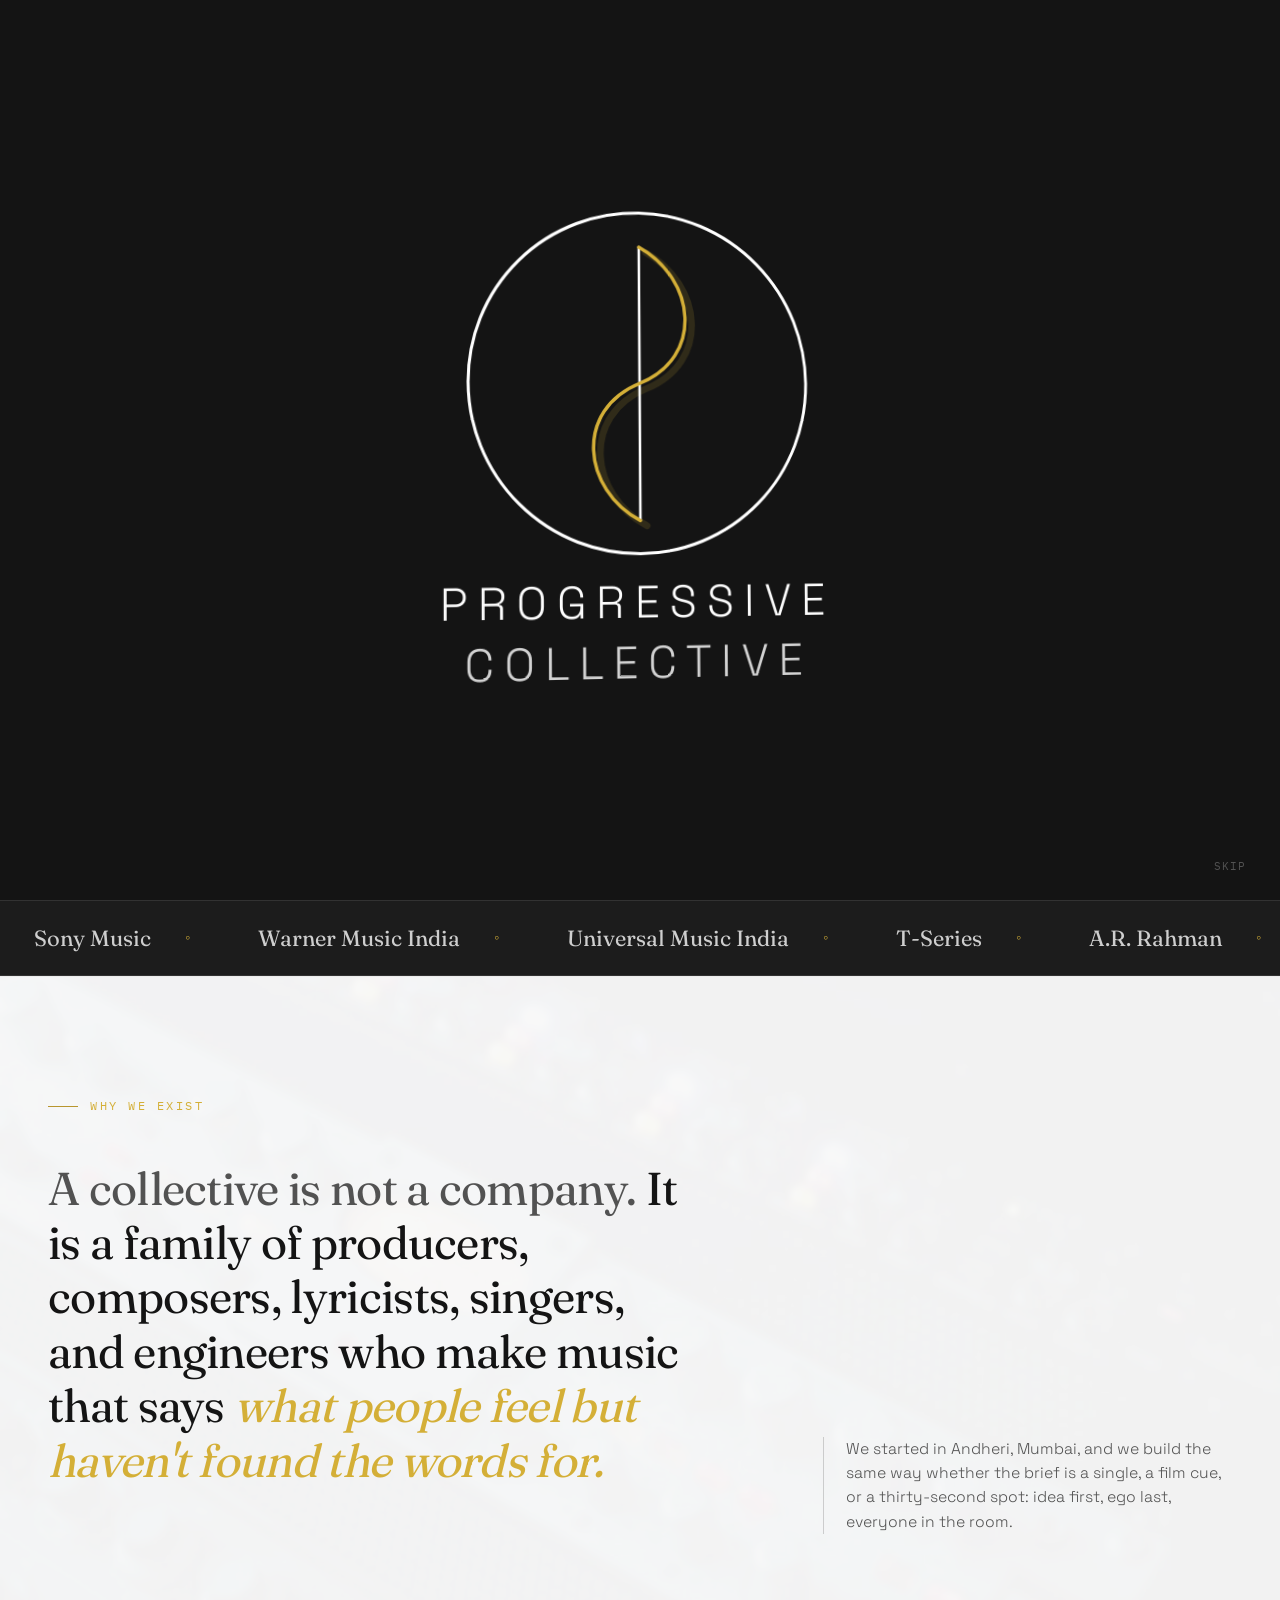
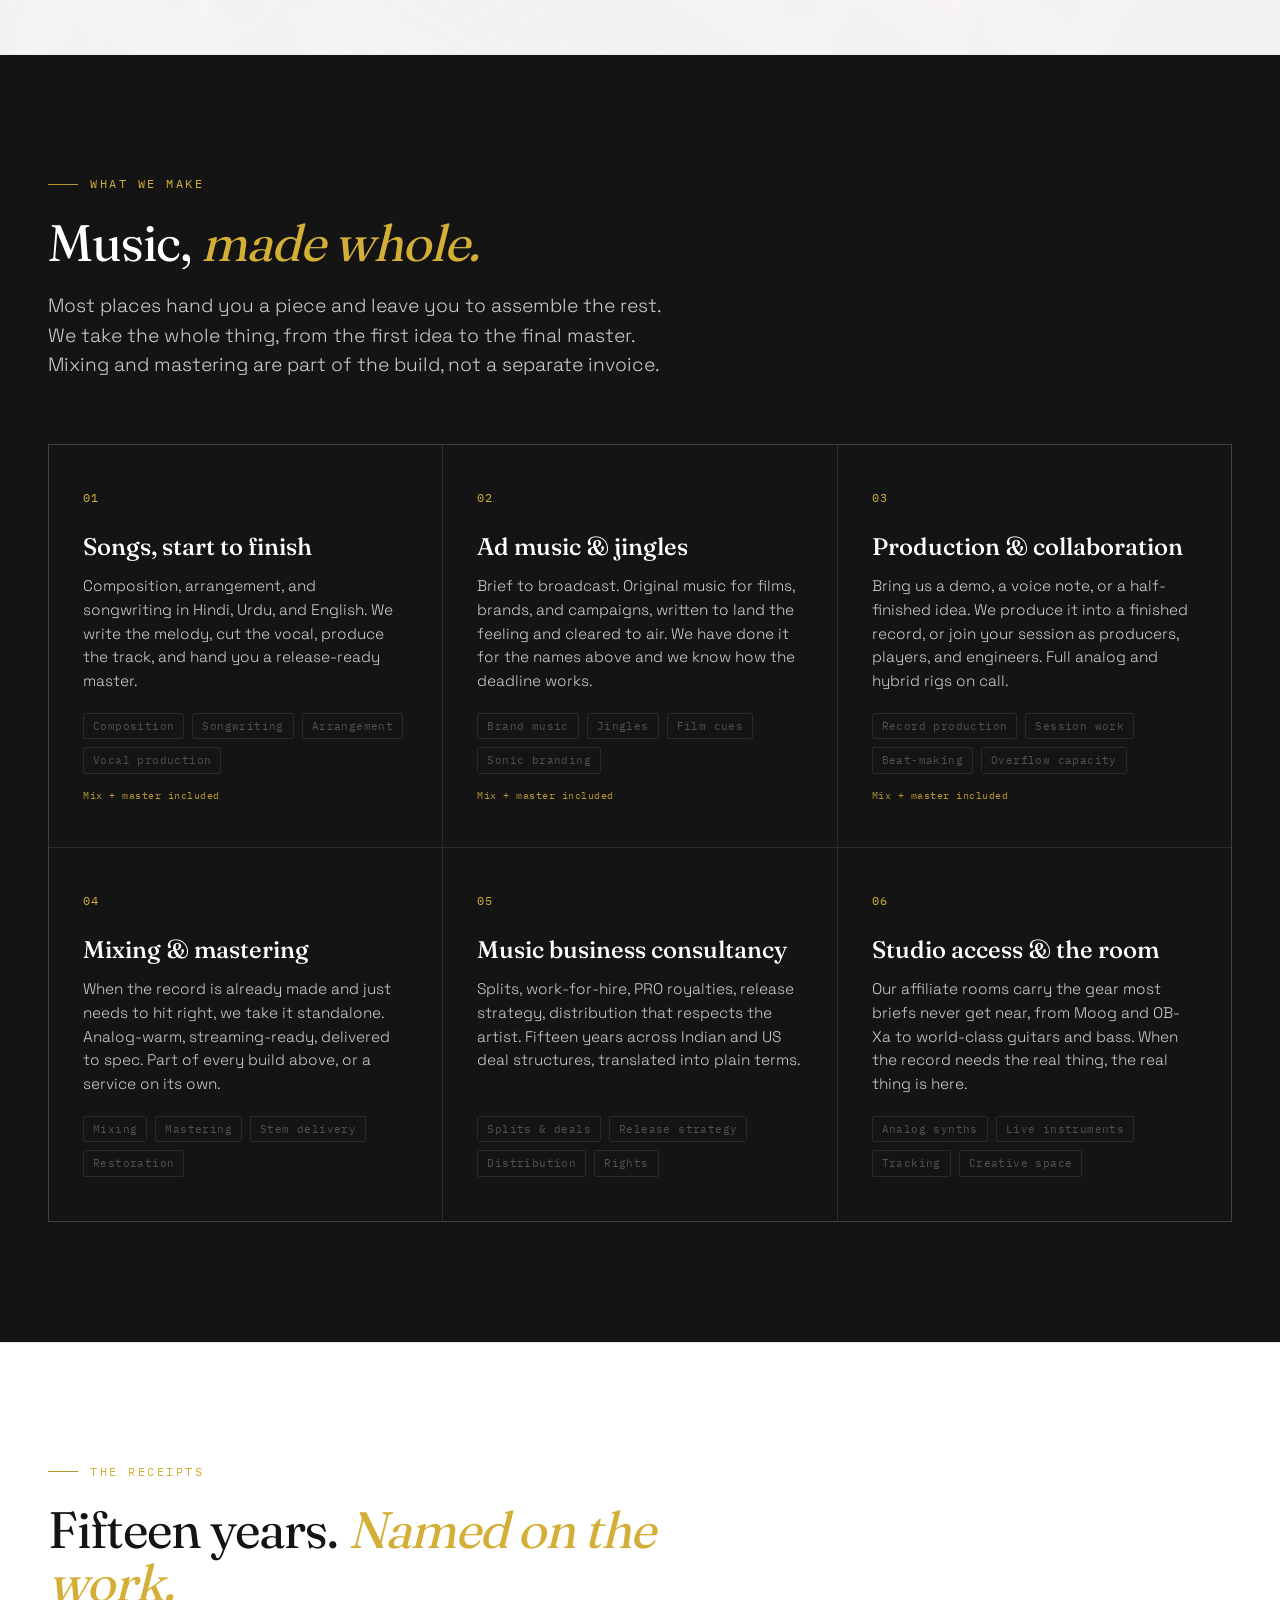
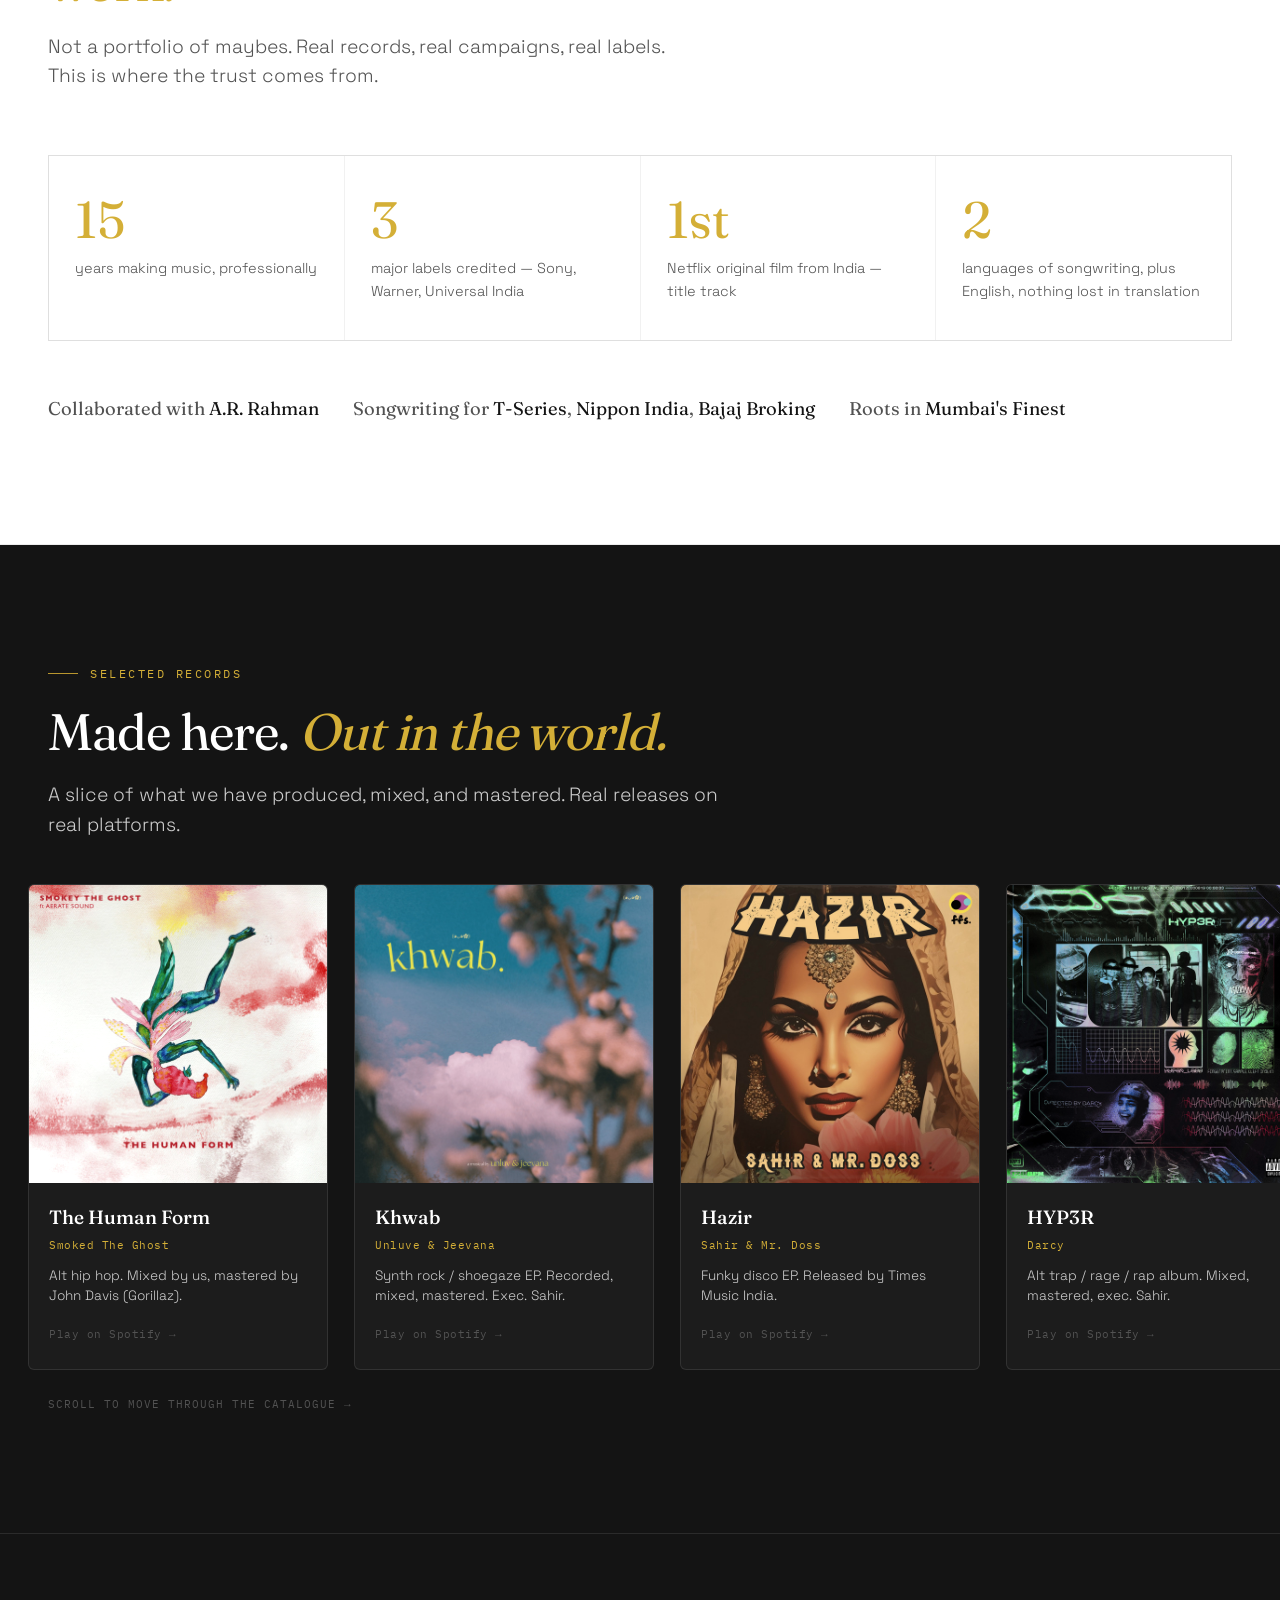
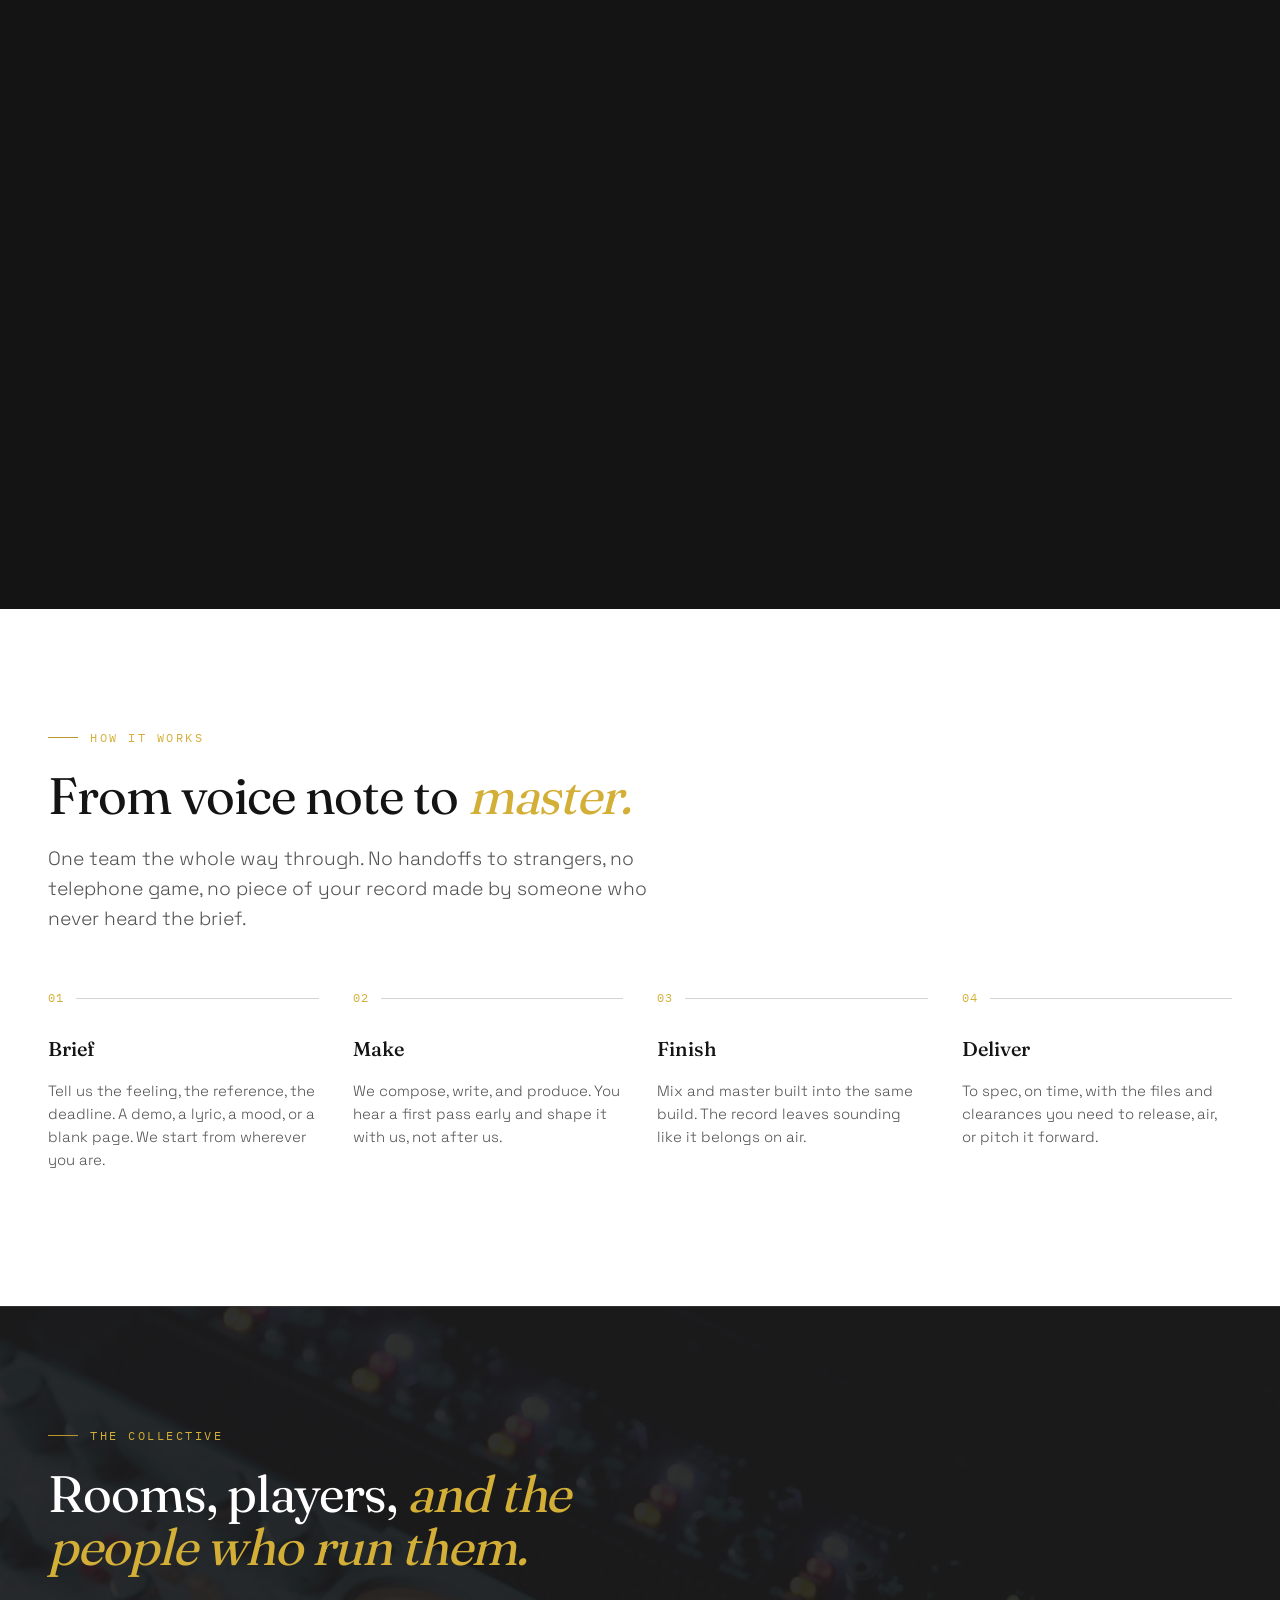
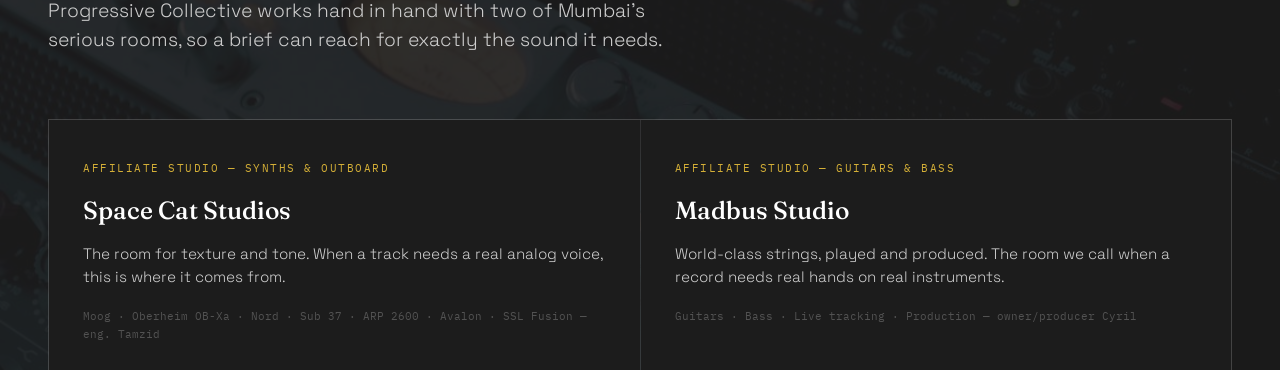
<file: index.html>
<!DOCTYPE html>
<html lang="en">
<head>
<meta charset="UTF-8" />
<meta name="viewport" content="width=device-width, initial-scale=1.0" />
<title>Progressive Collective — One-stop audio. Music made whole.</title>
<meta name="description" content="Progressive Collective is a Mumbai-born audio house. We make songs, ad music, and jingles start to finish — composed, written, produced, mixed, and mastered. Fifteen years, major-label credits, one collective." />

<meta property="og:type" content="website" />
<meta property="og:title" content="Progressive Collective — Music made whole" />
<meta property="og:description" content="Songs, ad music, and jingles, start to finish. Composed, written, produced, mixed, mastered. Mumbai-born. Fifteen years. One collective." />
<meta property="og:url" content="https://progressivecollective.in" />
<meta property="og:site_name" content="Progressive Collective" />
<meta property="og:image" content="assets/img/pclogo.png" />
<meta name="twitter:card" content="summary_large_image" />
<meta name="twitter:title" content="Progressive Collective — Music made whole" />
<meta name="twitter:description" content="Songs, ad music, and jingles, start to finish. Composed, written, produced, mixed, mastered." />

<link rel="icon" type="image/png" href="assets/img/favicon.png" />
<link rel="apple-touch-icon" href="assets/img/pclogo.png" />

<link rel="preload" as="font" type="font/woff2" href="assets/fonts/fraunces-var.woff2" crossorigin />
<link rel="preload" as="font" type="font/woff2" href="assets/fonts/space-grotesk-var.woff2" crossorigin />
<link rel="stylesheet" href="assets/fonts/fonts.css" />

<script type="application/ld+json">
{
  "@context": "https://schema.org",
  "@type": "MusicGroup",
  "name": "Progressive Collective",
  "url": "https://progressivecollective.in",
  "description": "A Mumbai-born audio house making songs, ad music, and jingles start to finish — composed, written, produced, mixed, and mastered.",
  "genre": ["Electronica", "Anti-Pop", "Film Music", "Advertising Music"],
  "location": { "@type": "Place", "name": "Andheri, Mumbai, India" },
  "member": { "@type": "MusicGroup", "name": "Progressive Collective — producers, composers, lyricists, singers, engineers" }
}
</script>
<script type="application/ld+json">
{
  "@context": "https://schema.org",
  "@type": "ProfessionalService",
  "name": "Progressive Collective",
  "url": "https://progressivecollective.in",
  "areaServed": ["IN", "US", "Worldwide"],
  "serviceType": ["Music Production", "Songwriting", "Composition", "Arrangement", "Advertising Music", "Jingles", "Sonic Branding", "Mixing", "Mastering", "Music Business Consultancy"],
  "description": "One-stop audio services. Music made whole, from first idea to final master."
}
</script>

<style>
  :root{
    --onyx:#141414; --onyx-2:#1c1c1c;
    --white:#ffffff; --silver:#cecece;
    --gold:#D4AF37; --gold-deep:#b8962e;
    --charcoal:#525252;
    --line:rgba(206,206,206,.12); --line-strong:rgba(206,206,206,.24);
    --display:"Fraunces", Georgia, serif;
    --body:"Space Grotesk", system-ui, sans-serif;
    --mono:"IBM Plex Mono", ui-monospace, monospace;
    --maxw:1240px;
  }
  *{box-sizing:border-box}
  html{scroll-behavior:smooth}
  body{margin:0;background:var(--onyx);color:var(--white);font-family:var(--body);font-weight:300;line-height:1.55;-webkit-font-smoothing:antialiased;overflow-x:hidden}
  ::selection{background:var(--gold);color:var(--onyx)}
  a{color:inherit;text-decoration:none}
  img{max-width:100%;display:block}

  /* film grain */
  body::after{content:"";position:fixed;inset:0;z-index:9999;pointer-events:none;opacity:.5;mix-blend-mode:overlay;
    background-image:url("data:image/svg+xml,%3Csvg xmlns='http://www.w3.org/2000/svg' width='140' height='140'%3E%3Cfilter id='n'%3E%3CfeTurbulence type='fractalNoise' baseFrequency='0.85' numOctaves='3' stitchTiles='stitch'/%3E%3C/filter%3E%3Crect width='100%25' height='100%25' filter='url(%23n)' opacity='0.35'/%3E%3C/svg%3E");}

  .wrap{max-width:var(--maxw);margin:0 auto;padding:0 28px}

  /* ---------- INTRO (logo animation) ---------- */
  #intro{position:fixed;inset:0;z-index:10000;background:var(--onyx);display:flex;align-items:center;justify-content:center;perspective:1600px;
    transition:transform .95s cubic-bezier(.76,0,.24,1), opacity .6s ease .25s}
  #intro.done{transform:translateY(-101%);opacity:0;pointer-events:none}
  #introSvg{width:min(50vh,78vw);height:auto;transform-style:preserve-3d;will-change:transform}
  #iCircle,#iLine{stroke:var(--white)}
  #iCurve{stroke:var(--gold)}
  #iCurveShadow{stroke:var(--gold);opacity:.14}
  #iText1,#iText2{font-family:var(--body);font-weight:300;font-size:60px;letter-spacing:.22em;fill:var(--white);opacity:0}
  .intro-skip{position:fixed;bottom:26px;right:28px;font-family:var(--mono);font-size:11px;letter-spacing:1px;color:var(--charcoal);background:none;border:none;cursor:pointer;text-transform:uppercase;z-index:10001}
  .intro-skip:hover{color:var(--white)}
  html:not(.js) #intro{display:none}

  /* ---------- NAV ---------- */
  header.nav{position:fixed;top:0;left:0;right:0;z-index:200;backdrop-filter:blur(2px);transition:background .4s ease, border-color .4s ease;border-bottom:1px solid transparent}
  header.nav.scrolled{background:rgba(20,20,20,.85);border-bottom:1px solid var(--line)}
  .nav-inner{display:flex;align-items:center;justify-content:space-between;height:74px}
  .brand{display:flex;align-items:center;gap:11px;font-family:var(--display);font-weight:500;font-size:19px;letter-spacing:.2px}
  .brand img{height:30px;width:auto;filter:drop-shadow(0 2px 8px rgba(0,0,0,.5))}
  nav.links{display:flex;gap:30px;align-items:center}
  nav.links a{font-size:13.5px;letter-spacing:.4px;color:var(--silver);transition:color .25s}
  nav.links a:hover{color:var(--white)}
  .nav-cta{font-family:var(--mono);font-size:12px;letter-spacing:.5px;border:1px solid var(--line-strong);padding:9px 16px;border-radius:2px;color:var(--white);transition:all .25s}
  .nav-cta:hover{background:var(--gold);border-color:var(--gold);color:var(--onyx)}
  .burger{display:none;background:none;border:none;color:var(--white);cursor:pointer;padding:8px}
  .burger svg{width:24px;height:24px}

  /* ---------- HERO ---------- */
  .hero{position:relative;min-height:100vh;display:flex;flex-direction:column;justify-content:center;padding-top:74px;overflow:hidden}
  .hero-bg{position:absolute;inset:-10% 0 0;z-index:0;will-change:transform;
    background:url('assets/img/hero-studio.jpg') center/cover no-repeat}
  .hero-bg::after{content:"";position:absolute;inset:0;background:linear-gradient(180deg,rgba(20,20,20,.72) 0%,rgba(20,20,20,.55) 40%,rgba(20,20,20,.85) 100%)}
  .hero-inner{position:relative;z-index:2}
  .eyebrow{font-family:var(--mono);font-size:12px;letter-spacing:3px;text-transform:uppercase;color:var(--gold);display:flex;align-items:center;gap:14px;margin-bottom:30px;opacity:0;transform:translateY(14px)}
  .eyebrow::before{content:"";width:44px;height:1px;background:var(--gold)}
  h1.hero-h{font-family:var(--display);font-weight:400;font-size:clamp(2.7rem, 7.2vw, 6.4rem);line-height:.98;letter-spacing:-.02em;margin:0 0 30px;max-width:16ch}
  h1.hero-h em{font-style:italic;color:var(--gold)}
  .hero-h .l{display:block;overflow:hidden}
  .hero-h .l span{display:block;transform:translateY(105%)}
  .hero-sub{font-size:clamp(1.02rem,1.5vw,1.22rem);color:var(--silver);max-width:52ch;font-weight:300;opacity:0;transform:translateY(16px)}
  .hero-actions{margin-top:42px;display:flex;gap:18px;flex-wrap:wrap;opacity:0;transform:translateY(16px)}

  .btn{font-family:var(--mono);font-size:13px;letter-spacing:.6px;padding:15px 26px;border-radius:2px;cursor:pointer;transition:all .25s;display:inline-flex;align-items:center;gap:10px;border:1px solid transparent}
  .btn-primary{background:var(--gold);color:var(--onyx);font-weight:500}
  .btn-primary:hover{background:var(--white);transform:translateY(-2px)}
  .btn-ghost{border-color:var(--line-strong);color:var(--white)}
  .btn-ghost:hover{border-color:var(--gold);color:var(--gold)}
  .btn .arr{transition:transform .25s}
  .btn:hover .arr{transform:translateX(4px)}

  .scroll-hint{position:absolute;bottom:30px;left:50%;transform:translateX(-50%);z-index:2;font-family:var(--mono);font-size:10.5px;letter-spacing:2px;color:var(--charcoal);text-transform:uppercase;display:flex;flex-direction:column;align-items:center;gap:10px}
  .scroll-hint .bar{width:1px;height:38px;background:linear-gradient(var(--gold),transparent);animation:drop 2.2s ease-in-out infinite}
  @keyframes drop{0%,100%{opacity:.3;transform:scaleY(.6)}50%{opacity:1;transform:scaleY(1)}}

  /* ---------- CREDITS TICKER ---------- */
  .ticker{border-top:1px solid var(--line);border-bottom:1px solid var(--line);background:var(--onyx-2);padding:20px 0;overflow:hidden;position:relative;z-index:5}
  .ticker-track{display:flex;white-space:nowrap;width:max-content;animation:scroll-x 34s linear infinite}
  .ticker:hover .ticker-track{animation-play-state:paused}
  .ticker-item{font-family:var(--display);font-size:22px;color:var(--silver);padding:0 34px;display:flex;align-items:center;gap:34px}
  .ticker-item::after{content:"◦";color:var(--gold);font-size:14px}
  @keyframes scroll-x{from{transform:translateX(0)}to{transform:translateX(-50%)}}

  /* ---------- SECTIONS ---------- */
  section{position:relative;z-index:5}
  .sec-pad{padding:120px 0}
  .sec-head{margin-bottom:64px;max-width:64ch}
  .sec-eyebrow{font-family:var(--mono);font-size:12px;letter-spacing:2.5px;text-transform:uppercase;color:var(--gold);display:flex;align-items:center;gap:12px;margin-bottom:22px}
  .sec-eyebrow::before{content:"";width:30px;height:1px;background:var(--gold-deep)}
  h2{font-family:var(--display);font-weight:400;font-size:clamp(2rem,4vw,3.3rem);line-height:1.04;letter-spacing:-.02em;margin:0 0 22px}
  h2 em{font-style:italic;color:var(--gold)}
  .lead{font-size:clamp(1.05rem,1.5vw,1.2rem);color:var(--silver);font-weight:300;max-width:58ch}
  .reveal{opacity:0;transform:translateY(30px)}

  .manifesto{background:var(--onyx-2);border-top:1px solid var(--line);border-bottom:1px solid var(--line);position:relative;overflow:hidden}
  .manifesto-bg{position:absolute;inset:0;z-index:0;background:url('assets/img/gear-blur.jpg') center/cover no-repeat;opacity:.06}
  .manifesto .wrap{position:relative;z-index:1}
  .manifesto .big{font-family:var(--display);font-weight:400;font-size:clamp(1.7rem,3.6vw,3rem);line-height:1.18;letter-spacing:-.015em;max-width:22ch}
  .manifesto .big span{color:var(--charcoal)}
  .manifesto .big b{font-weight:400;color:var(--gold);font-style:italic}
  .manifesto-grid{display:grid;grid-template-columns:1.4fr .8fr;gap:60px;align-items:end}
  .manifesto-note{font-size:.98rem;color:var(--charcoal);border-left:1px solid var(--line-strong);padding-left:22px}

  .svc-grid{display:grid;grid-template-columns:repeat(3,1fr);gap:1px;background:var(--line);border:1px solid var(--line)}
  .svc{background:var(--onyx);padding:44px 34px;min-height:300px;display:flex;flex-direction:column;transition:background .4s ease;position:relative;overflow:hidden}
  .svc:hover{background:var(--onyx-2)}
  .svc-num{font-family:var(--mono);font-size:12px;color:var(--gold);letter-spacing:1px;margin-bottom:26px}
  .svc h3{font-family:var(--display);font-weight:500;font-size:1.5rem;margin:0 0 14px;line-height:1.1}
  .svc p{font-size:.96rem;color:var(--silver);font-weight:300;margin:0 0 20px}
  .svc .tags{margin-top:auto;display:flex;flex-wrap:wrap;gap:8px}
  .svc .tag{font-family:var(--mono);font-size:10.5px;letter-spacing:.4px;color:var(--charcoal);border:1px solid var(--line);padding:4px 9px;border-radius:2px}
  .svc .glow{position:absolute;top:-40%;right:-30%;width:60%;height:80%;background:radial-gradient(circle,rgba(212,175,55,.14),transparent 70%);opacity:0;transition:opacity .5s}
  .svc:hover .glow{opacity:1}
  .svc .bundled{font-family:var(--mono);font-size:10px;color:var(--gold-deep);letter-spacing:.5px;margin-top:14px}

  .proof{background:var(--onyx-2);border-top:1px solid var(--line);border-bottom:1px solid var(--line)}
  .proof-grid{display:grid;grid-template-columns:repeat(4,1fr);gap:1px;background:var(--line);border:1px solid var(--line);margin-top:8px}
  .proof-cell{background:var(--onyx-2);padding:38px 26px}
  .proof-cell .n{font-family:var(--display);font-size:clamp(2.2rem,4vw,3.2rem);color:var(--gold);line-height:1;margin-bottom:12px}
  .proof-cell .k{font-size:.9rem;color:var(--silver);font-weight:300}
  .credits-line{display:flex;flex-wrap:wrap;gap:14px 34px;margin-top:54px;align-items:center}
  .credits-line .c{font-family:var(--display);font-size:1.15rem;color:var(--silver)}
  .credits-line .c em{font-style:normal;color:var(--white)}

  /* ---------- SELECTED RECORDS (horizontal scroll) ---------- */
  .records{background:var(--onyx);border-bottom:1px solid var(--line);overflow:hidden;padding:120px 0}
  .records .sec-head{padding:0 28px;max-width:var(--maxw);margin-left:auto;margin-right:auto;margin-bottom:44px}
  .rec-pin{position:relative}
  .rec-track{display:flex;gap:26px;padding:0 28px;width:max-content;will-change:transform}
  .rec-card{flex:0 0 clamp(220px,24vw,300px);background:var(--onyx-2);border:1px solid var(--line);border-radius:6px;overflow:hidden;transition:transform .4s ease,border-color .4s ease}
  .rec-card:hover{transform:translateY(-6px);border-color:var(--line-strong)}
  .rec-cov{aspect-ratio:1;overflow:hidden;background:#000}
  .rec-cov img{width:100%;height:100%;object-fit:cover;filter:grayscale(.25) contrast(1.03);transition:transform .6s ease,filter .6s ease}
  .rec-card:hover .rec-cov img{filter:none;transform:scale(1.05)}
  .rec-meta{padding:20px 20px 24px}
  .rec-meta h3{font-family:var(--display);font-weight:500;font-size:1.2rem;margin:0 0 4px}
  .rec-meta .ar{font-family:var(--mono);font-size:11px;letter-spacing:.5px;color:var(--gold);margin-bottom:12px}
  .rec-meta p{font-size:.85rem;color:var(--silver);font-weight:300;margin:0 0 14px;line-height:1.5}
  .rec-meta .play{font-family:var(--mono);font-size:11px;letter-spacing:.5px;color:var(--charcoal);transition:color .25s}
  .rec-card:hover .rec-meta .play{color:var(--white)}
  .rec-hint{font-family:var(--mono);font-size:11px;letter-spacing:1px;color:var(--charcoal);text-transform:uppercase;padding:26px 28px 0;max-width:var(--maxw);margin:0 auto}

  .steps{display:grid;grid-template-columns:repeat(4,1fr);gap:34px}
  .step{position:relative;padding-top:28px;border-top:1px solid var(--line-strong)}
  .step .s-num{font-family:var(--mono);font-size:12px;color:var(--gold);letter-spacing:1px;position:absolute;top:-1px;left:0;background:var(--onyx);padding-right:12px;transform:translateY(-50%)}
  .step h4{font-family:var(--display);font-weight:500;font-size:1.25rem;margin:6px 0 12px}
  .step p{font-size:.93rem;color:var(--silver);font-weight:300}

  .roster{background:var(--onyx-2);border-top:1px solid var(--line);position:relative;overflow:hidden}
  .roster-img{position:absolute;inset:0;z-index:0;background:url('assets/img/gear-sharp.jpg') center/cover no-repeat;opacity:.12}
  .roster .wrap{position:relative;z-index:1}
  .roster-grid{display:grid;grid-template-columns:repeat(2,1fr);gap:1px;background:var(--line);border:1px solid var(--line);margin-top:8px}
  .rc{background:var(--onyx-2);padding:40px 34px}
  .rc .role{font-family:var(--mono);font-size:11px;letter-spacing:1.5px;text-transform:uppercase;color:var(--gold);margin-bottom:14px}
  .rc h3{font-family:var(--display);font-weight:500;font-size:1.55rem;margin:0 0 12px}
  .rc p{font-size:.95rem;color:var(--silver);font-weight:300;margin:0}
  .rc .gear{margin-top:18px;font-family:var(--mono);font-size:11px;color:var(--charcoal);line-height:1.7}

  .cta-band{background:radial-gradient(90% 120% at 82% 10%, rgba(212,175,55,.24), transparent 55%),radial-gradient(80% 120% at 5% 100%, rgba(212,175,55,.10), transparent 60%),var(--onyx);border-top:1px solid var(--line)}
  .cta-band h2{max-width:20ch}
  .cta-band .lead{margin-bottom:40px}
  .cta-actions{display:flex;gap:18px;flex-wrap:wrap}

  .contact-grid{display:grid;grid-template-columns:1fr 1fr;gap:70px}
  .contact-left h2{max-width:16ch}
  .contact-meta{margin-top:36px;display:flex;flex-direction:column;gap:20px}
  .cm{display:flex;flex-direction:column;gap:5px}
  .cm .lab{font-family:var(--mono);font-size:11px;letter-spacing:1.5px;text-transform:uppercase;color:var(--charcoal)}
  .cm a,.cm span{font-size:1.05rem;color:var(--white);transition:color .2s}
  .cm a:hover{color:var(--gold)}

  form{display:flex;flex-direction:column;gap:20px}
  .field{display:flex;flex-direction:column;gap:8px}
  .field label{font-family:var(--mono);font-size:11px;letter-spacing:1px;text-transform:uppercase;color:var(--silver)}
  .field input,.field textarea,.field select{background:var(--onyx-2);border:1px solid var(--line-strong);color:var(--white);font-family:var(--body);font-size:1rem;padding:14px 16px;border-radius:2px;transition:border-color .25s;font-weight:300}
  .field textarea{resize:vertical;min-height:120px}
  .field input:focus,.field textarea:focus,.field select:focus{outline:none;border-color:var(--gold)}
  .field select{appearance:none;background-image:url("data:image/svg+xml,%3Csvg xmlns='http://www.w3.org/2000/svg' width='14' height='14' fill='%23525252'%3E%3Cpath d='M7 10L2 4h10z'/%3E%3C/svg%3E");background-repeat:no-repeat;background-position:right 16px center}
  .form-note{font-size:.82rem;color:var(--charcoal);font-family:var(--mono);letter-spacing:.3px}
  button[type=submit]{border:none;width:fit-content}
  .form-status{font-family:var(--mono);font-size:12.5px;letter-spacing:.4px;min-height:18px}
  .form-status.ok{color:var(--gold)}
  .form-status.err{color:#c44040}

  footer{border-top:1px solid var(--line);background:var(--onyx);padding:70px 0 40px}
  .foot-top{display:flex;justify-content:space-between;gap:40px;flex-wrap:wrap;margin-bottom:54px}
  .foot-brand{max-width:34ch}
  .foot-brand .brand{margin-bottom:18px}
  .foot-brand p{font-size:.95rem;color:var(--charcoal);font-weight:300}
  .foot-cols{display:flex;gap:70px;flex-wrap:wrap}
  .foot-col h5{font-family:var(--mono);font-size:11px;letter-spacing:1.5px;text-transform:uppercase;color:var(--silver);margin:0 0 18px}
  .foot-col a{display:block;font-size:.95rem;color:var(--charcoal);margin-bottom:11px;transition:color .2s}
  .foot-col a:hover{color:var(--gold)}
  .foot-bottom{display:flex;justify-content:space-between;gap:20px;flex-wrap:wrap;padding-top:26px;border-top:1px solid var(--line);font-family:var(--mono);font-size:11.5px;color:var(--charcoal);letter-spacing:.4px}

  /* ---------- LIGHT SECTIONS (white canvas for breathing room) ---------- */
  .sec-light{background:#fff;color:var(--onyx)}
  .sec-light.manifesto,.sec-light.proof{border-color:rgba(20,20,20,.08)}
  .sec-light h2,.sec-light h4,.sec-light .manifesto .big{color:var(--onyx)}
  .sec-light .lead,.sec-light .manifesto .big span,.sec-light .manifesto-note,.sec-light .proof-cell .k,.sec-light .credits-line .c,.sec-light .step p{color:var(--charcoal)}
  .sec-light .credits-line .c em{color:var(--onyx)}
  .sec-light .manifesto-note{border-left-color:rgba(20,20,20,.18)}
  .sec-light .proof-grid{background:rgba(20,20,20,.06);border-color:rgba(20,20,20,.08)}
  .sec-light .proof-cell{background:#fff}
  .sec-light .step{border-top-color:rgba(20,20,20,.18)}
  .sec-light .step .s-num{background:#fff}

  @media (max-width:900px){
    .manifesto-grid{grid-template-columns:1fr;gap:34px;align-items:start}
    .svc-grid{grid-template-columns:1fr}
    .proof-grid{grid-template-columns:repeat(2,1fr)}
    .steps{grid-template-columns:1fr 1fr;gap:34px 28px}
    .roster-grid{grid-template-columns:1fr}
    .contact-grid{grid-template-columns:1fr;gap:44px}
    nav.links{display:none}
    .burger{display:block}
    header.nav.open nav.links{display:flex;position:absolute;top:74px;left:0;right:0;flex-direction:column;background:rgba(20,20,20,.97);border-bottom:1px solid var(--line);padding:26px 28px;gap:22px}
    header.nav.open .nav-cta{display:none}
    .rec-track{overflow-x:auto;scrollbar-width:none}
    .rec-track::-webkit-scrollbar{display:none}
  }
  @media (max-width:560px){
    .wrap{padding:0 20px}
    .sec-pad{padding:84px 0}
    .proof-grid{grid-template-columns:1fr}
    .steps{grid-template-columns:1fr}
    .hero-actions{flex-direction:column;align-items:stretch}
    .btn{justify-content:center}
  }

  /* reduced motion: everything visible, no motion */
  @media (prefers-reduced-motion: reduce){
    *{animation:none!important;transition:none!important;scroll-behavior:auto!important}
    body::after{opacity:.28}
    #intro{display:none}
    .reveal,.eyebrow,.hero-sub,.hero-actions{opacity:1!important;transform:none!important}
    .hero-h .l span{transform:none!important}
  }
</style>
</head>
<body>

<!-- ===== INTRO (logo animation) ===== -->
<div id="intro" aria-hidden="true">
  <svg id="introSvg" viewBox="0 0 600 760" fill="none">
    <g id="introMark">
      <circle id="iCircle" cx="300" cy="290" r="228" fill="none" stroke-width="4" stroke-linecap="round"></circle>
      <path id="iCurveShadow" d="M300,108 C 378,150 388,255 300,291 C 212,327 222,432 300,474" fill="none" stroke-width="9" stroke-linecap="round" transform="translate(9,7)"></path>
      <line id="iLine" x1="300" y1="108" x2="300" y2="474" stroke-width="3.4" stroke-linecap="round"></line>
      <path id="iCurve" d="M300,108 C 378,150 388,255 300,291 C 212,327 222,432 300,474" fill="none" stroke-width="4.6" stroke-linecap="round"></path>
    </g>
    <text id="iText1" x="300" y="602" text-anchor="middle">PROGRESSIVE</text>
    <text id="iText2" x="300" y="680" text-anchor="middle">COLLECTIVE</text>
  </svg>
  <button class="intro-skip" id="introSkip">Skip</button>
</div>

<!-- ===== NAV ===== -->
<header class="nav" id="nav">
  <div class="wrap nav-inner">
    <a href="#top" class="brand"><img src="assets/img/pclogo.png" alt="Progressive Collective logo" />Progressive Collective</a>
    <nav class="links">
      <a href="#records">Work</a>
      <a href="#services">Services</a>
      <a href="#collective">The Collective</a>
      <a href="#process">Process</a>
      <a href="#contact" class="nav-cta">Start a project</a>
    </nav>
    <button class="burger" id="burger" aria-label="Menu">
      <svg viewBox="0 0 24 24" fill="none" stroke="currentColor" stroke-width="1.6"><path d="M3 6h18M3 12h18M3 18h18"/></svg>
    </button>
  </div>
</header>

<!-- ===== HERO ===== -->
<section class="hero" id="top">
  <div class="hero-bg" id="heroBg"></div>
  <div class="wrap hero-inner">
    <div class="eyebrow" id="heroEyebrow">One-stop audio · Mumbai · est. as a collective</div>
    <h1 class="hero-h">
      <span class="l"><span>We make the sound</span></span>
      <span class="l"><span>people <em>feel</em> before</span></span>
      <span class="l"><span>they can name it.</span></span>
    </h1>
    <p class="hero-sub">Songs, ad music, and jingles, made whole. Composed, written, arranged, and produced under one roof, with the mix and master built in. Fifteen years of it. One collective.</p>
    <div class="hero-actions">
      <a href="#contact" class="btn btn-primary">Start a project <span class="arr">→</span></a>
      <a href="#records" class="btn btn-ghost">Hear the work</a>
    </div>
  </div>
  <div class="scroll-hint"><span>Scroll</span><span class="bar"></span></div>
</section>

<!-- ===== CREDITS TICKER ===== -->
<div class="ticker" aria-hidden="true">
  <div class="ticker-track">
    <span class="ticker-item">Sony Music</span>
    <span class="ticker-item">Warner Music India</span>
    <span class="ticker-item">Universal Music India</span>
    <span class="ticker-item">T-Series</span>
    <span class="ticker-item">A.R. Rahman</span>
    <span class="ticker-item">Netflix Original — title track</span>
    <span class="ticker-item">Nippon India</span>
    <span class="ticker-item">Bajaj Broking</span>
    <span class="ticker-item">Sony Music</span>
    <span class="ticker-item">Warner Music India</span>
    <span class="ticker-item">Universal Music India</span>
    <span class="ticker-item">T-Series</span>
    <span class="ticker-item">A.R. Rahman</span>
    <span class="ticker-item">Netflix Original — title track</span>
    <span class="ticker-item">Nippon India</span>
    <span class="ticker-item">Bajaj Broking</span>
  </div>
</div>

<!-- ===== MANIFESTO ===== -->
<section class="manifesto sec-pad sec-light" id="about">
  <div class="manifesto-bg" aria-hidden="true"></div>
  <div class="wrap manifesto-grid">
    <div class="reveal">
      <div class="sec-eyebrow">Why we exist</div>
      <p class="big"><span>A collective is not a company.</span> It is a family of producers, composers, lyricists, singers, and engineers who make music that says <b>what people feel but haven't found the words for.</b></p>
    </div>
    <div class="reveal manifesto-note">
      We started in Andheri, Mumbai, and we build the same way whether the brief is a single, a film cue, or a thirty-second spot: idea first, ego last, everyone in the room.
    </div>
  </div>
</section>

<!-- ===== SERVICES ===== -->
<section class="sec-pad" id="services">
  <div class="wrap">
    <div class="sec-head reveal">
      <div class="sec-eyebrow">What we make</div>
      <h2>Music, <em>made whole.</em></h2>
      <p class="lead">Most places hand you a piece and leave you to assemble the rest. We take the whole thing, from the first idea to the final master. Mixing and mastering are part of the build, not a separate invoice.</p>
    </div>

    <div class="svc-grid">
      <div class="svc reveal">
        <div class="glow"></div><div class="svc-num">01</div>
        <h3>Songs, start to finish</h3>
        <p>Composition, arrangement, and songwriting in Hindi, Urdu, and English. We write the melody, cut the vocal, produce the track, and hand you a release-ready master.</p>
        <div class="tags"><span class="tag">Composition</span><span class="tag">Songwriting</span><span class="tag">Arrangement</span><span class="tag">Vocal production</span></div>
        <div class="bundled">Mix + master included</div>
      </div>
      <div class="svc reveal">
        <div class="glow"></div><div class="svc-num">02</div>
        <h3>Ad music &amp; jingles</h3>
        <p>Brief to broadcast. Original music for films, brands, and campaigns, written to land the feeling and cleared to air. We have done it for the names above and we know how the deadline works.</p>
        <div class="tags"><span class="tag">Brand music</span><span class="tag">Jingles</span><span class="tag">Film cues</span><span class="tag">Sonic branding</span></div>
        <div class="bundled">Mix + master included</div>
      </div>
      <div class="svc reveal">
        <div class="glow"></div><div class="svc-num">03</div>
        <h3>Production &amp; collaboration</h3>
        <p>Bring us a demo, a voice note, or a half-finished idea. We produce it into a finished record, or join your session as producers, players, and engineers. Full analog and hybrid rigs on call.</p>
        <div class="tags"><span class="tag">Record production</span><span class="tag">Session work</span><span class="tag">Beat-making</span><span class="tag">Overflow capacity</span></div>
        <div class="bundled">Mix + master included</div>
      </div>
      <div class="svc reveal">
        <div class="glow"></div><div class="svc-num">04</div>
        <h3>Mixing &amp; mastering</h3>
        <p>When the record is already made and just needs to hit right, we take it standalone. Analog-warm, streaming-ready, delivered to spec. Part of every build above, or a service on its own.</p>
        <div class="tags"><span class="tag">Mixing</span><span class="tag">Mastering</span><span class="tag">Stem delivery</span><span class="tag">Restoration</span></div>
      </div>
      <div class="svc reveal">
        <div class="glow"></div><div class="svc-num">05</div>
        <h3>Music business consultancy</h3>
        <p>Splits, work-for-hire, PRO royalties, release strategy, distribution that respects the artist. Fifteen years across Indian and US deal structures, translated into plain terms.</p>
        <div class="tags"><span class="tag">Splits &amp; deals</span><span class="tag">Release strategy</span><span class="tag">Distribution</span><span class="tag">Rights</span></div>
      </div>
      <div class="svc reveal">
        <div class="glow"></div><div class="svc-num">06</div>
        <h3>Studio access &amp; the room</h3>
        <p>Our affiliate rooms carry the gear most briefs never get near, from Moog and OB-Xa to world-class guitars and bass. When the record needs the real thing, the real thing is here.</p>
        <div class="tags"><span class="tag">Analog synths</span><span class="tag">Live instruments</span><span class="tag">Tracking</span><span class="tag">Creative space</span></div>
      </div>
    </div>
  </div>
</section>

<!-- ===== PROOF ===== -->
<section class="proof sec-pad sec-light" id="proof">
  <div class="wrap">
    <div class="sec-head reveal">
      <div class="sec-eyebrow">The receipts</div>
      <h2>Fifteen years. <em>Named on the work.</em></h2>
      <p class="lead">Not a portfolio of maybes. Real records, real campaigns, real labels. This is where the trust comes from.</p>
    </div>
    <div class="proof-grid">
      <div class="proof-cell reveal"><div class="n">15</div><div class="k">years making music, professionally</div></div>
      <div class="proof-cell reveal"><div class="n">3</div><div class="k">major labels credited — Sony, Warner, Universal India</div></div>
      <div class="proof-cell reveal"><div class="n">1st</div><div class="k">Netflix original film from India — title track</div></div>
      <div class="proof-cell reveal"><div class="n">2</div><div class="k">languages of songwriting, plus English, nothing lost in translation</div></div>
    </div>
    <div class="credits-line reveal">
      <span class="c">Collaborated with <em>A.R. Rahman</em></span>
      <span class="c">Songwriting for <em>T-Series</em>, <em>Nippon India</em>, <em>Bajaj Broking</em></span>
      <span class="c">Roots in <em>Mumbai's Finest</em></span>
    </div>
  </div>
</section>

<!-- ===== SELECTED RECORDS (horizontal scroll) ===== -->
<section class="records" id="records">
  <div class="sec-head reveal">
    <div class="sec-eyebrow">Selected records</div>
    <h2>Made here. <em>Out in the world.</em></h2>
    <p class="lead">A slice of what we have produced, mixed, and mastered. Real releases on real platforms.</p>
  </div>
  <div class="rec-pin" id="recPin">
    <div class="rec-track" id="recTrack">
      <a class="rec-card" href="https://open.spotify.com/album/7bttEHXehaewiCtcBYkOTD" target="_blank" rel="noopener"><div class="rec-cov"><img loading="lazy" src="assets/img/c4ba9e_9a4c066376e043e584360c59c8d1cfce.jpg" alt="The Human Form cover" /></div><div class="rec-meta"><h3>The Human Form</h3><div class="ar">Smoked The Ghost</div><p>Alt hip hop. Mixed by us, mastered by John Davis (Gorillaz).</p><span class="play">Play on Spotify →</span></div></a>
      <a class="rec-card" href="https://open.spotify.com/track/374eETqLKuS7cZZAYmUfZP" target="_blank" rel="noopener"><div class="rec-cov"><img loading="lazy" src="assets/img/c4ba9e_f075af11d1aa4f1fae02e5e967cf63ee.jpg" alt="Khwab cover" /></div><div class="rec-meta"><h3>Khwab</h3><div class="ar">Unluve &amp; Jeevana</div><p>Synth rock / shoegaze EP. Recorded, mixed, mastered. Exec. Sahir.</p><span class="play">Play on Spotify →</span></div></a>
      <a class="rec-card" href="https://open.spotify.com/track/7LF8mB88sMTInokW8yFy7W" target="_blank" rel="noopener"><div class="rec-cov"><img loading="lazy" src="assets/img/c4ba9e_7fba49454fe4481c890304dcd8b9f01c.jpg" alt="Hazir cover" /></div><div class="rec-meta"><h3>Hazir</h3><div class="ar">Sahir &amp; Mr. Doss</div><p>Funky disco EP. Released by Times Music India.</p><span class="play">Play on Spotify →</span></div></a>
      <a class="rec-card" href="https://open.spotify.com/album/35BVRYavMYYuvqAqZvED4Z" target="_blank" rel="noopener"><div class="rec-cov"><img loading="lazy" src="assets/img/c4ba9e_ca365fc20144493b9450dfd9214114cb.jpg" alt="HYP3R cover" /></div><div class="rec-meta"><h3>HYP3R</h3><div class="ar">Darcy</div><p>Alt trap / rage / rap album. Mixed, mastered, exec. Sahir.</p><span class="play">Play on Spotify →</span></div></a>
      <a class="rec-card" href="https://open.spotify.com/album/4zDzdD7L7Asd2w5JWRImbQ" target="_blank" rel="noopener"><div class="rec-cov"><img loading="lazy" src="assets/img/c4ba9e_7e2933e137094a8e8781e730bf78be7d.jpg" alt="Shelter cover" /></div><div class="rec-meta"><h3>Shelter</h3><div class="ar">Pyrx &amp; Sahir</div><p>Future hip hop. Produced &amp; mixed by us; mastered at Space Cat.</p><span class="play">Play on Spotify →</span></div></a>
      <a class="rec-card" href="https://open.spotify.com/track/6Wg2Mw9XxMuxQ0KNESg99I" target="_blank" rel="noopener"><div class="rec-cov"><img loading="lazy" src="assets/img/c4ba9e_77efc1116b44461fb7f2cfea1a38c248.jpg" alt="Beqaabu cover" /></div><div class="rec-meta"><h3>Beqaabu</h3><div class="ar">Boys from Mars</div><p>Chill pop R&amp;B. Mixed by Progressive Collective.</p><span class="play">Play on Spotify →</span></div></a>
      <a class="rec-card" href="https://open.spotify.com/track/2YdvdyFsQOvOUlYiROcugL" target="_blank" rel="noopener"><div class="rec-cov"><img loading="lazy" src="assets/img/c4ba9e_648c02222e1d4244b227d2b30b112016.jpg" alt="Tyaag cover" /></div><div class="rec-meta"><h3>Tyaag</h3><div class="ar">Maharya</div><p>Hardcore hip hop / rap. Azadi Records. Mixed &amp; mastered by us.</p><span class="play">Play on Spotify →</span></div></a>
    </div>
  </div>
  <p class="rec-hint">Scroll to move through the catalogue →</p>
</section>

<!-- ===== PROCESS ===== -->
<section class="sec-pad sec-light" id="process">
  <div class="wrap">
    <div class="sec-head reveal">
      <div class="sec-eyebrow">How it works</div>
      <h2>From voice note to <em>master.</em></h2>
      <p class="lead">One team the whole way through. No handoffs to strangers, no telephone game, no piece of your record made by someone who never heard the brief.</p>
    </div>
    <div class="steps">
      <div class="step reveal"><span class="s-num">01</span><h4>Brief</h4><p>Tell us the feeling, the reference, the deadline. A demo, a lyric, a mood, or a blank page. We start from wherever you are.</p></div>
      <div class="step reveal"><span class="s-num">02</span><h4>Make</h4><p>We compose, write, and produce. You hear a first pass early and shape it with us, not after us.</p></div>
      <div class="step reveal"><span class="s-num">03</span><h4>Finish</h4><p>Mix and master built into the same build. The record leaves sounding like it belongs on air.</p></div>
      <div class="step reveal"><span class="s-num">04</span><h4>Deliver</h4><p>To spec, on time, with the files and clearances you need to release, air, or pitch it forward.</p></div>
    </div>
  </div>
</section>

<!-- ===== COLLECTIVE ===== -->
<section class="roster sec-pad" id="collective">
  <div class="roster-img" aria-hidden="true"></div>
  <div class="wrap">
    <div class="sec-head reveal">
      <div class="sec-eyebrow">The collective</div>
      <h2>Rooms, players, <em>and the people who run them.</em></h2>
      <p class="lead">Progressive Collective works hand in hand with two of Mumbai's serious rooms, so a brief can reach for exactly the sound it needs.</p>
    </div>
    <div class="roster-grid">
      <div class="rc reveal">
        <div class="role">Affiliate studio — synths &amp; outboard</div>
        <h3>Space Cat Studios</h3>
        <p>The room for texture and tone. When a track needs a real analog voice, this is where it comes from.</p>
        <div class="gear">Moog · Oberheim OB-Xa · Nord · Sub 37 · ARP 2600 · Avalon · SSL Fusion — eng. Tamzid</div>
      </div>
      <div class="rc reveal">
        <div class="role">Affiliate studio — guitars &amp; bass</div>
        <h3>Madbus Studio</h3>
        <p>World-class strings, played and produced. The room we call when a record needs real hands on real instruments.</p>
        <div class="gear">Guitars · Bass · Live tracking · Production — owner/producer Cyril</div>
      </div>
    </div>
  </div>
</section>

<!-- ===== CTA BAND ===== -->
<section class="cta-band sec-pad">
  <div class="wrap reveal">
    <div class="sec-eyebrow">Let's make something</div>
    <h2>Bring us the idea. <em>We'll bring back the record.</em></h2>
    <p class="lead">Send one brief. Hear a first production pass, not a sales pitch. Whether you are an artist, a brand, or a studio that needs real capacity, the door is the same.</p>
    <div class="cta-actions">
      <a href="#contact" class="btn btn-primary">Start a project <span class="arr">→</span></a>
      <a href="https://soundcloud.com/progressivecollective" target="_blank" rel="noopener" class="btn btn-ghost">Listen on SoundCloud</a>
    </div>
  </div>
</section>

<!-- ===== CONTACT ===== -->
<section class="sec-pad" id="contact">
  <div class="wrap contact-grid">
    <div class="contact-left reveal">
      <div class="sec-eyebrow">Start a project</div>
      <h2>One brief is all it takes.</h2>
      <p class="lead">Tell us what you are making and what it needs to feel like. We read every message ourselves.</p>
      <div class="contact-meta">
        <div class="cm"><span class="lab">Email</span><a href="mailto:info@progressivecollective.in">info@progressivecollective.in</a></div>
        <div class="cm"><span class="lab">Based in</span><span>Andheri, Mumbai · working worldwide</span></div>
        <div class="cm"><span class="lab">Elsewhere</span><a href="https://www.instagram.com/progressivecollective/" target="_blank" rel="noopener">Instagram</a></div>
      </div>
    </div>
    <div class="contact-right reveal">
      <form id="pcForm" action="https://formspree.io/f/your-form-id" method="POST">
        <div class="field"><label for="name">Your name</label><input type="text" id="name" name="name" required placeholder="First and last" /></div>
        <div class="field"><label for="email">Email</label><input type="email" id="email" name="email" required placeholder="you@domain.com" /></div>
        <div class="field"><label for="type">What are you making?</label>
          <select id="type" name="project_type" required>
            <option value="" disabled selected>Choose one</option>
            <option>A song / single / EP</option>
            <option>Ad music or a jingle</option>
            <option>Production or session work</option>
            <option>Mixing &amp; mastering only</option>
            <option>Studio overflow capacity</option>
            <option>Consultancy / music business</option>
            <option>Something else</option>
          </select>
        </div>
        <div class="field"><label for="msg">The brief</label><textarea id="msg" name="message" required placeholder="The feeling, a reference, the deadline. Whatever you have."></textarea></div>
        <button type="submit" class="btn btn-primary">Send the brief <span class="arr">→</span></button>
        <div class="form-status" id="formStatus" role="status"></div>
        <p class="form-note">We reply within two working days.</p>
      </form>
    </div>
  </div>
</section>

<!-- ===== FOOTER ===== -->
<footer>
  <div class="wrap">
    <div class="foot-top">
      <div class="foot-brand">
        <a href="#top" class="brand"><img src="assets/img/pclogo.png" alt="Progressive Collective logo" />Progressive Collective</a>
        <p>A Mumbai-born audio house. Songs, ad music, and jingles, made whole. We are all in this together.</p>
      </div>
      <div class="foot-cols">
        <div class="foot-col">
          <h5>Make</h5>
          <a href="#services">Songs</a><a href="#services">Ad music &amp; jingles</a><a href="#services">Mix &amp; master</a><a href="#services">Consultancy</a>
        </div>
        <div class="foot-col">
          <h5>Collective</h5>
          <a href="#collective">The rooms</a><a href="#process">Process</a><a href="#records">The work</a>
        </div>
        <div class="foot-col">
          <h5>Listen</h5>
          <a href="https://soundcloud.com/progressivecollective" target="_blank" rel="noopener">SoundCloud</a>
          <a href="https://open.spotify.com/artist/1siTDgZU9U1L7Up1OU3B79" target="_blank" rel="noopener">Spotify</a>
          <a href="https://www.instagram.com/progressivecollective/" target="_blank" rel="noopener">Instagram</a>
        </div>
      </div>
    </div>
    <div class="foot-bottom">
      <span>© <span id="year"></span> Progressive Collective · Andheri, Mumbai</span>
      <span>Collective consciousness, made tangible.</span>
    </div>
  </div>
</footer>

<script src="assets/js/gsap.min.js"></script>
<script src="assets/js/ScrollTrigger.min.js"></script>
<script src="assets/js/lenis.min.js"></script>
<script>
  document.documentElement.classList.add('js');
  const reduce = window.matchMedia('(prefers-reduced-motion: reduce)').matches;

  /* ---- nav + menu + form + year (always on) ---- */
  const nav = document.getElementById('nav');
  const onScroll = () => nav.classList.toggle('scrolled', window.scrollY > 30);
  window.addEventListener('scroll', onScroll, {passive:true}); onScroll();

  const burger = document.getElementById('burger');
  burger.addEventListener('click', () => nav.classList.toggle('open'));
  nav.querySelectorAll('nav.links a').forEach(a => a.addEventListener('click', () => nav.classList.remove('open')));

  document.getElementById('year').textContent = new Date().getFullYear();

  const form = document.getElementById('pcForm');
  const fstatus = document.getElementById('formStatus');
  form.addEventListener('submit', async (e) => {
    e.preventDefault();
    fstatus.className = 'form-status'; fstatus.textContent = 'Sending…';
    if (form.action.includes('your-form-id')) {
      fstatus.className = 'form-status err';
      fstatus.textContent = 'Form not connected yet — add your Formspree ID.';
      return;
    }
    try {
      const res = await fetch(form.action, {method:'POST', body:new FormData(form), headers:{'Accept':'application/json'}});
      if (res.ok) { form.reset(); fstatus.className='form-status ok'; fstatus.textContent="Got it. We'll be in touch within two working days."; }
      else { fstatus.className='form-status err'; fstatus.textContent='Something went wrong. Email us directly instead.'; }
    } catch { fstatus.className='form-status err'; fstatus.textContent='Network issue. Email us directly instead.'; }
  });

  /* ---- the scroll experience ---- */
  let lenis;
  function startSite(){
    if (reduce || !window.gsap){
      document.querySelectorAll('.reveal').forEach(el=>{el.style.opacity=1;el.style.transform='none';});
      document.querySelectorAll('.hero-h .l span').forEach(el=>el.style.transform='none');
      document.getElementById('heroEyebrow').style.opacity=1;
      document.querySelector('.hero-sub').style.opacity=1;
      document.querySelector('.hero-actions').style.opacity=1;
      return;
    }

    gsap.registerPlugin(ScrollTrigger);

    gsap.ticker.lagSmoothing(0);

    const tl = gsap.timeline({defaults:{ease:'power4.out'}});
    tl.to('.hero-h .l span',{y:'0%',duration:1.05,stagger:.11,delay:.1})
      .to('#heroEyebrow',{opacity:1,duration:.6},'-=.7')
      .to('.hero-sub',{opacity:1,y:0,duration:.7},'-=.55')
      .to('.hero-actions',{opacity:1,y:0,duration:.7},'-=.5');

    gsap.to('#heroBg',{yPercent:18,ease:'none',scrollTrigger:{trigger:'.hero',start:'top top',end:'bottom top',scrub:true}});

    ScrollTrigger.batch('.reveal',{
      start:'top 86%',
      onEnter: els=>gsap.to(els,{opacity:1,y:0,duration:.9,stagger:.09,ease:'power3.out'})
    });

    ScrollTrigger.matchMedia({
      '(min-width:901px)': function(){
        const track=document.getElementById('recTrack');
        const dist=()=>Math.max(0, track.scrollWidth - window.innerWidth + 56);
        gsap.to(track,{x:()=>-dist(),ease:'none',
          scrollTrigger:{trigger:'#records',start:'top top',end:()=>'+='+dist(),pin:true,scrub:.6,invalidateOnRefresh:true}});
      }
    });
  }

  /* ---- intro logo animation, then reveal ---- */
  const intro = document.getElementById('intro');
  const introSkip = document.getElementById('introSkip');

  function finishIntro(){
    if(!intro || intro.classList.contains('done')) return;
    intro.classList.add('done');
    document.body.style.overflow='';
    try{ sessionStorage.setItem('pc_intro','1'); }catch(e){}
    setTimeout(()=>{ if(intro) intro.remove(); }, 1100);
  }

  function runIntro(){
    const svg=document.getElementById('introSvg');
    const els={circle:document.getElementById('iCircle'),line:document.getElementById('iLine'),curve:document.getElementById('iCurve'),curveShadow:document.getElementById('iCurveShadow')};
    const t1=document.getElementById('iText1'), t2=document.getElementById('iText2');
    const lens={};
    for(const k in els){const el=els[k]; const L=el.getTotalLength(); lens[k]=L; el.style.strokeDasharray=L; el.style.strokeDashoffset=L;}
    const ease=t=>{t=t<0?0:t>1?1:t; return t*t*(3-2*t);};
    const seg=(n,a,b)=>ease((n-a)/(b-a));
    const t0=performance.now();
    let raf;
    function tick(ts){
      const n=(ts-t0)/1000;
      els.circle.style.strokeDashoffset = lens.circle*(1-seg(n,0,1.4));
      els.line.style.strokeDashoffset   = lens.line*(1-seg(n,.45,1.7));
      const cv=seg(n,.9,2.4);
      els.curve.style.strokeDashoffset       = lens.curve*(1-cv);
      els.curveShadow.style.strokeDashoffset = lens.curveShadow*(1-cv);
      const o1=seg(n,2.25,3.05), o2=seg(n,2.42,3.22);
      t1.style.opacity=o1; t1.setAttribute('transform','translate(0,'+((1-o1)*14).toFixed(2)+')');
      t2.style.opacity=o2; t2.setAttribute('transform','translate(0,'+((1-o2)*14).toFixed(2)+')');
      svg.style.transform='rotateY('+(Math.sin(n*.6)*9).toFixed(2)+'deg) rotateX('+(Math.sin(n*.42+1)*3).toFixed(2)+'deg)';
      if(n<3.45){ raf=requestAnimationFrame(tick); }
      else { finishIntro(); }
    }
    raf=requestAnimationFrame(tick);
    if(introSkip) introSkip.addEventListener('click',()=>{ cancelAnimationFrame(raf); finishIntro(); });
  }

  let introPlayed=false;
  try{ introPlayed = sessionStorage.getItem('pc_intro')==='1'; }catch(e){}

  if (intro && !reduce && !introPlayed){
    document.body.style.overflow='hidden';
    startSite();
    if (document.fonts && document.fonts.ready) { document.fonts.ready.then(runIntro); }
    else { runIntro(); }
    setTimeout(()=>{ if(intro && !intro.classList.contains('done')) finishIntro(); }, 6000);
  } else {
    if (intro) intro.remove();
    startSite();
  }
</script>
</body>
</html>
</file>
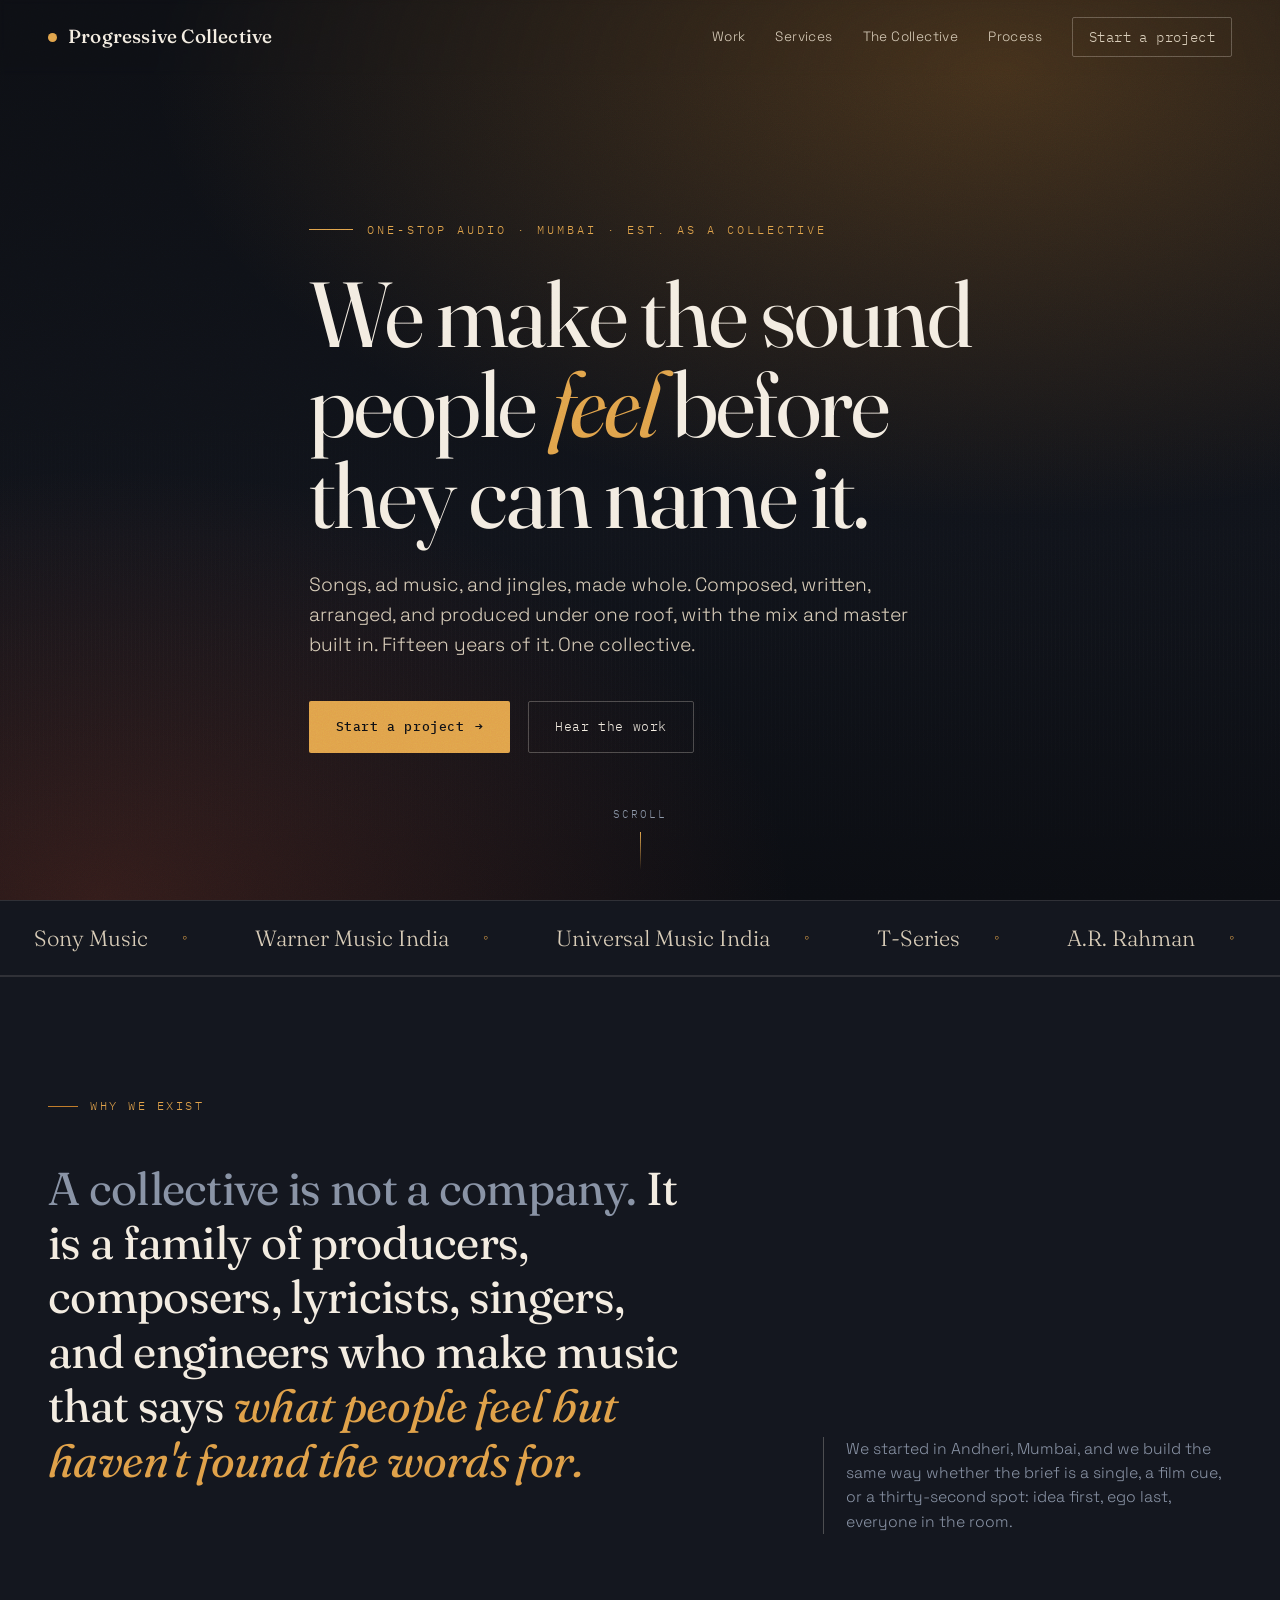
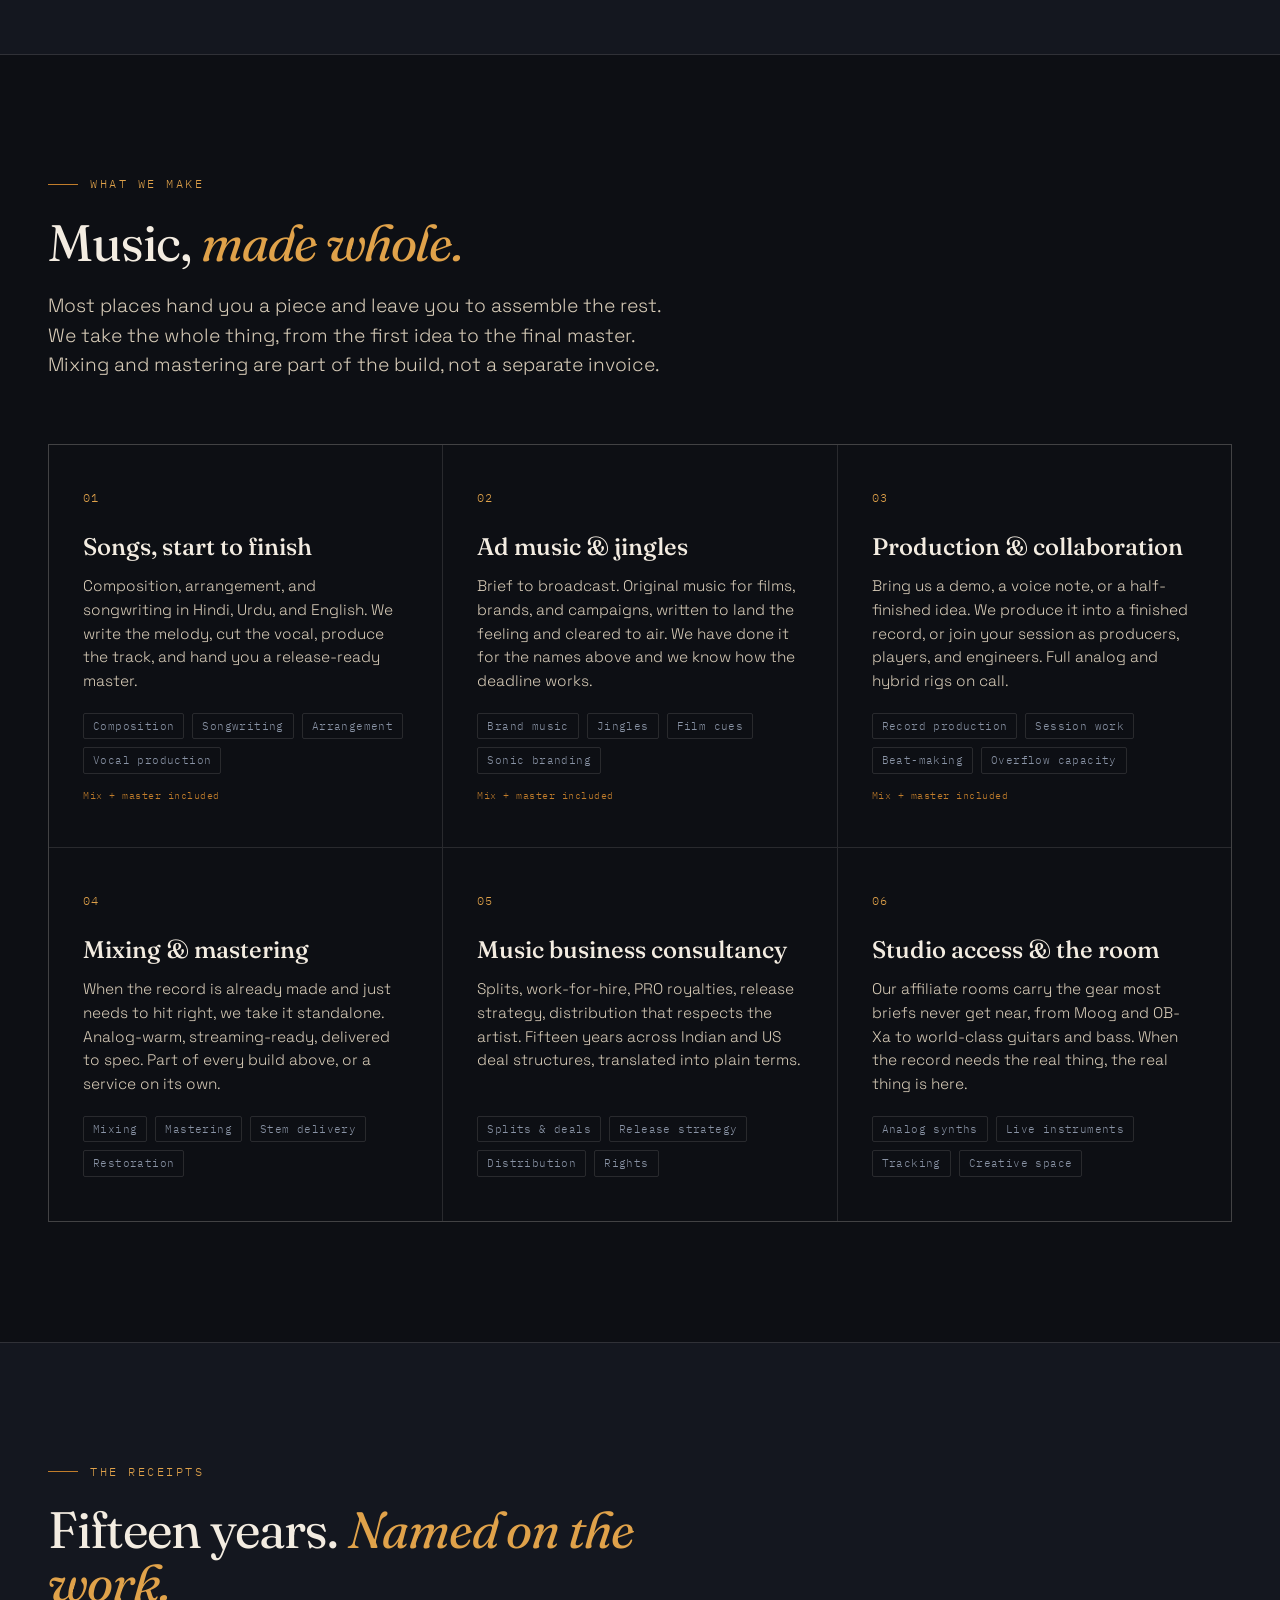
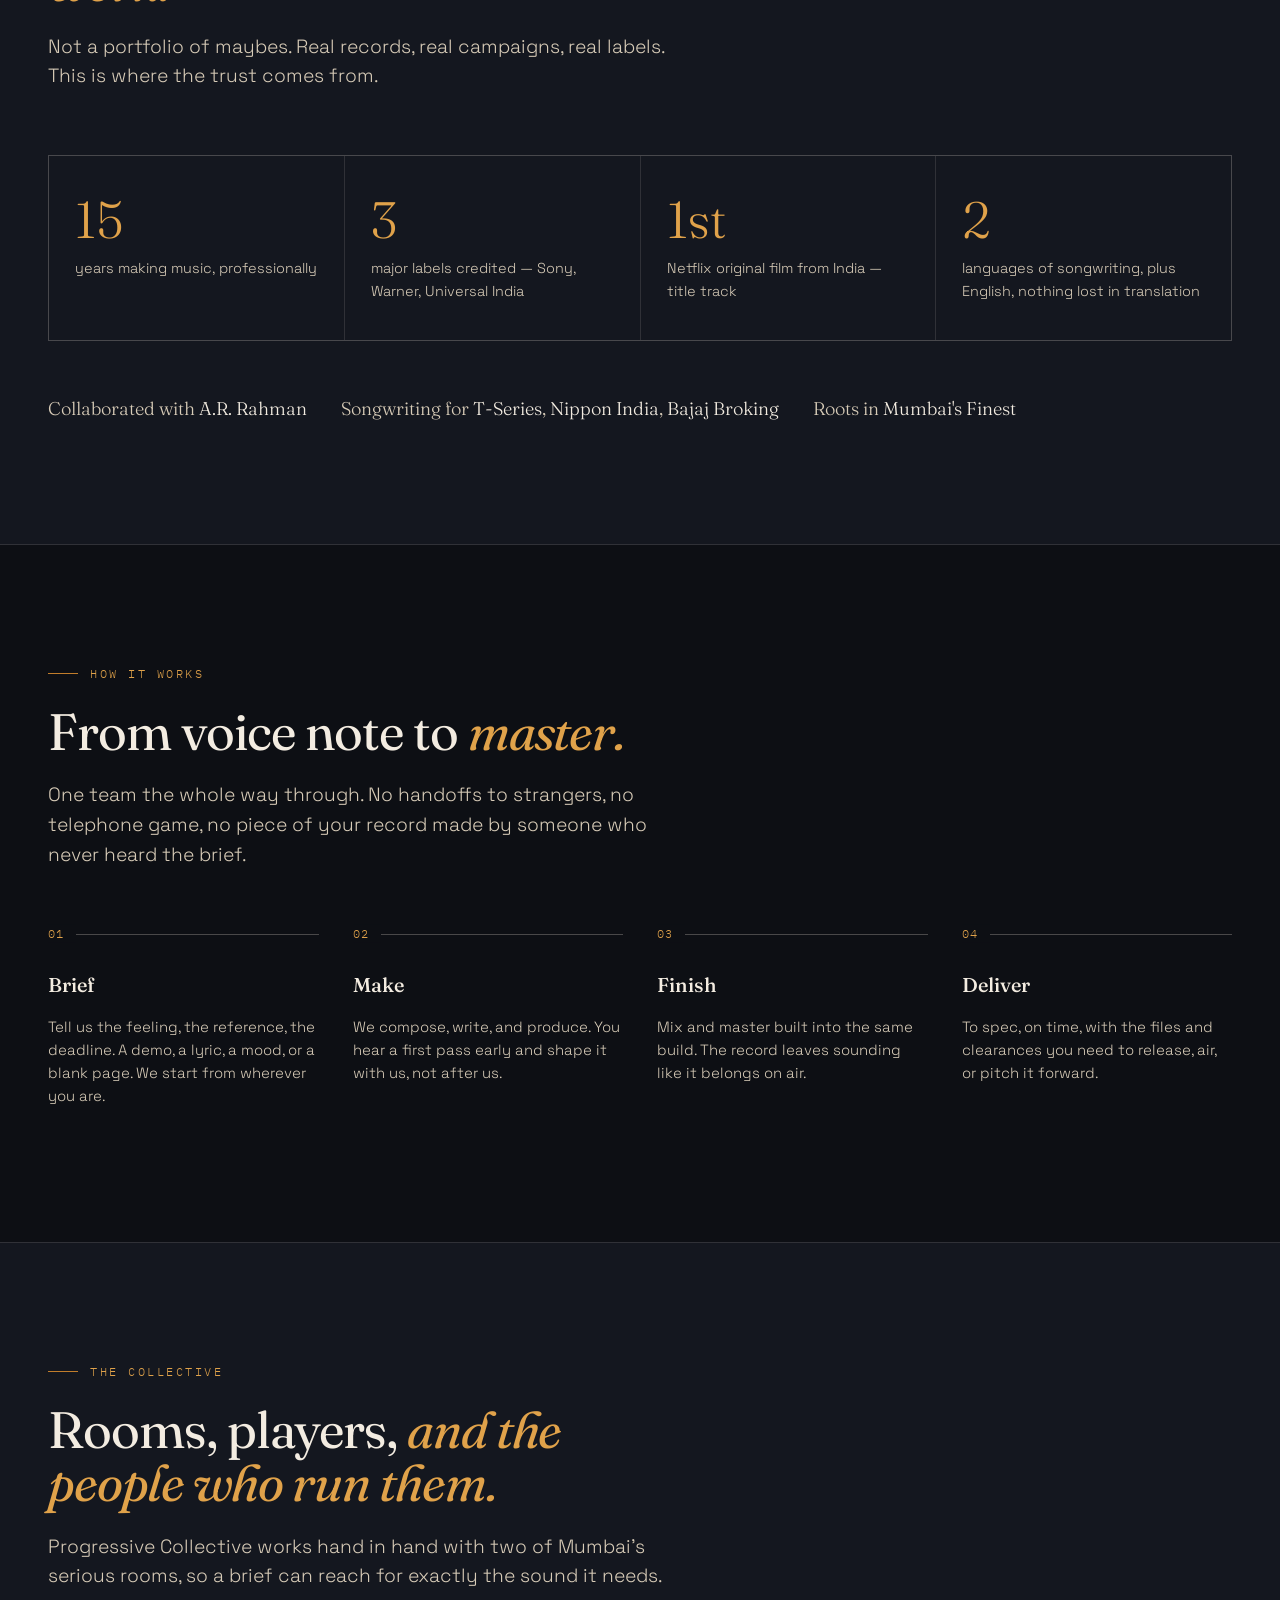
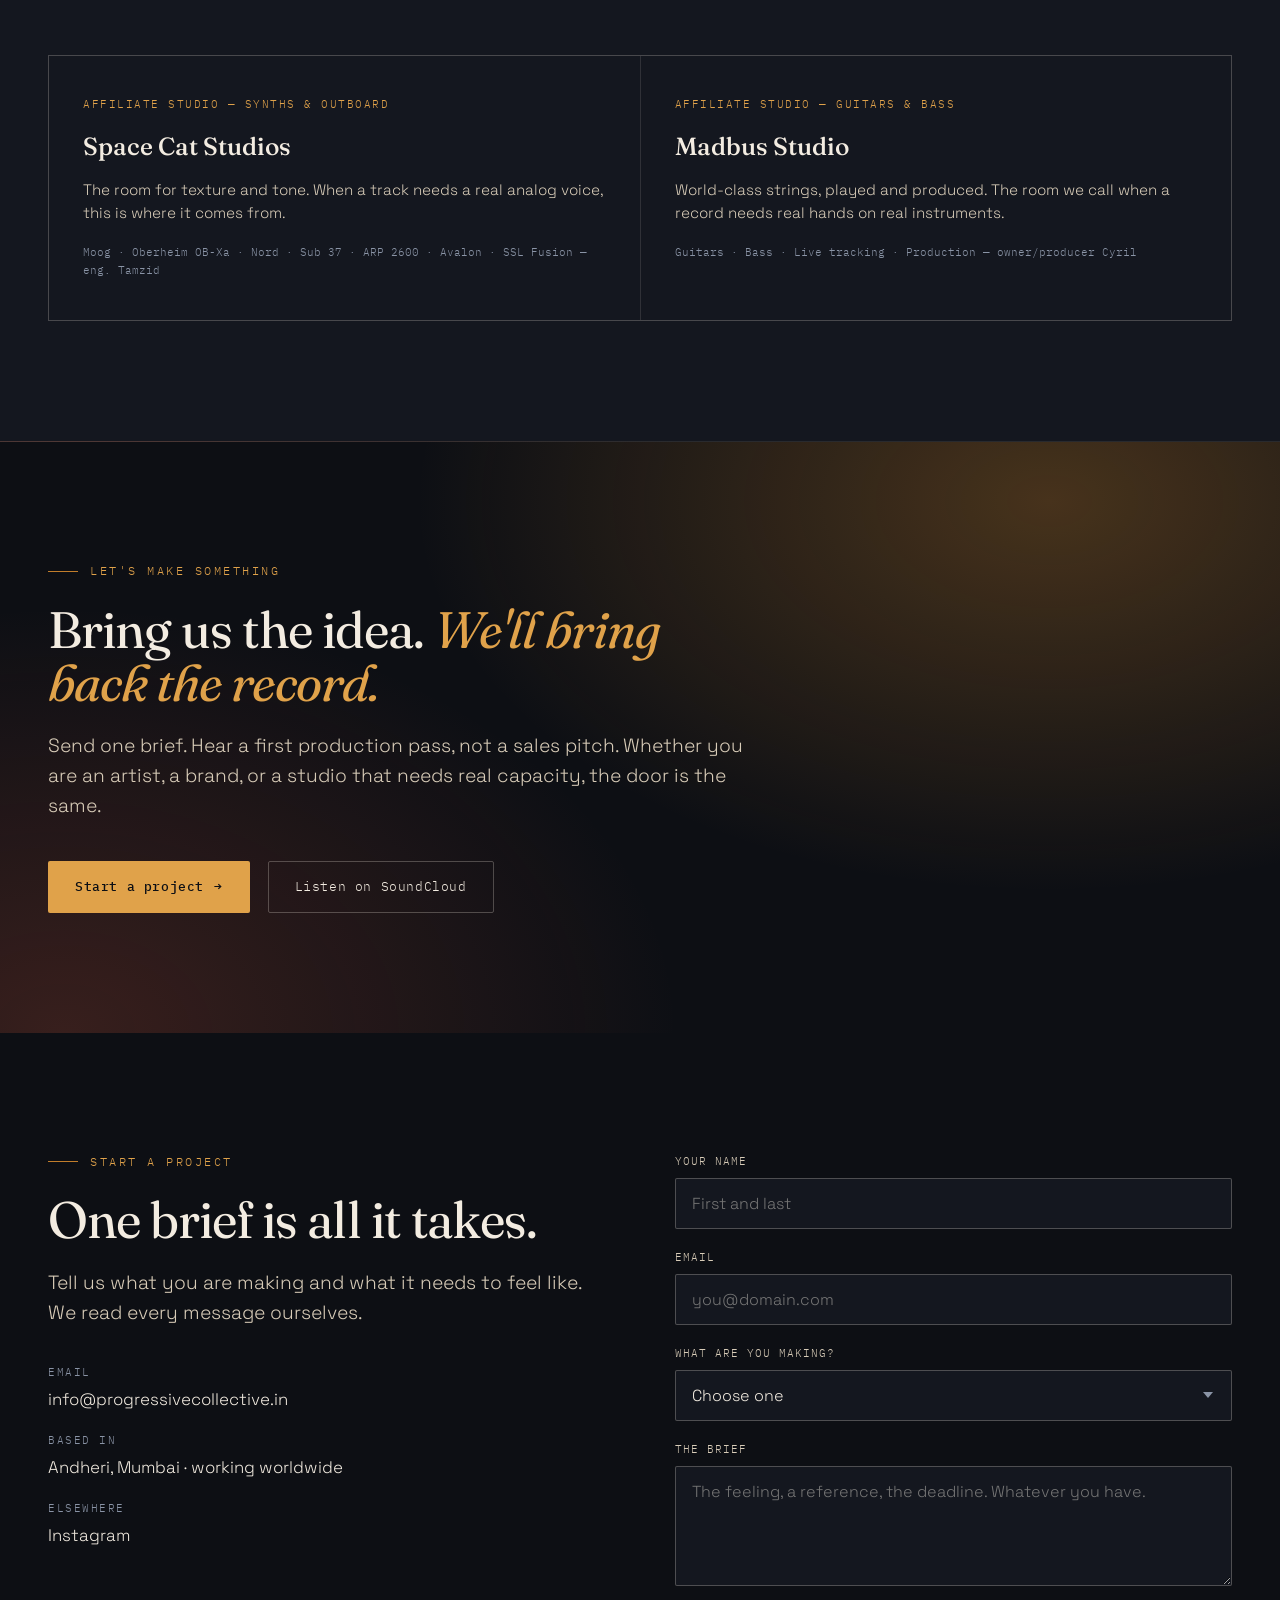
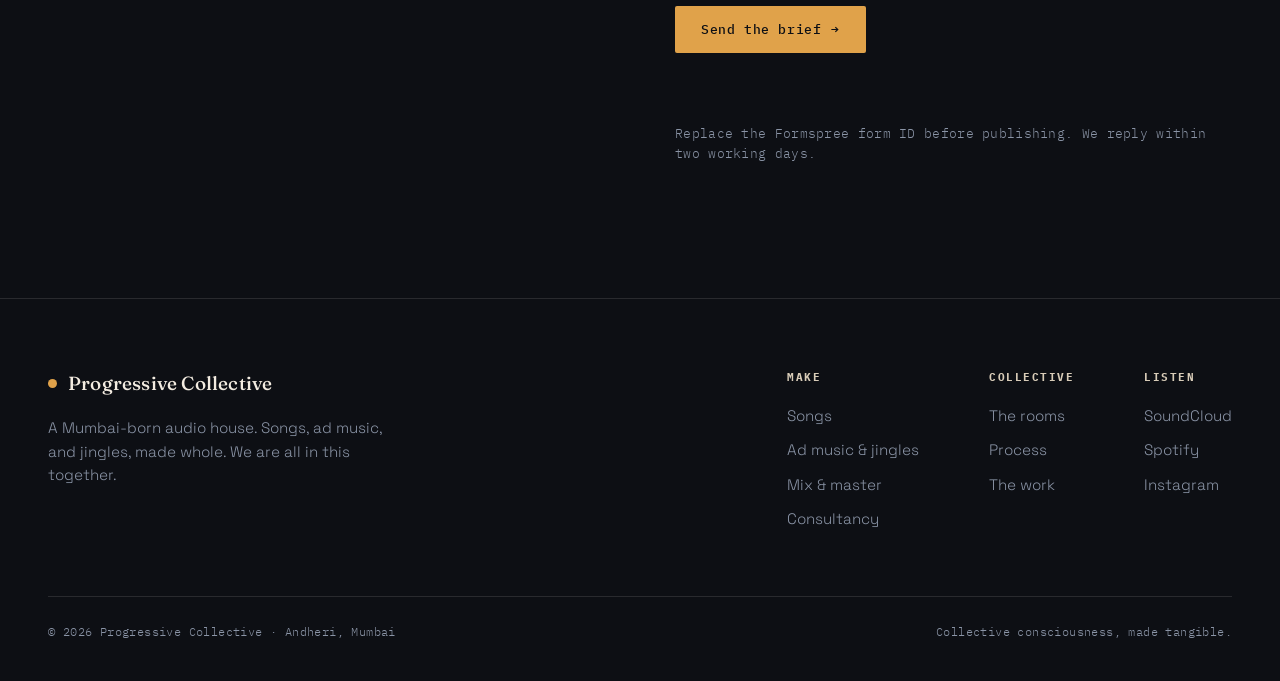
<file: progressive-collective.html>
<!DOCTYPE html>
<html lang="en">
<head>
<meta charset="UTF-8" />
<meta name="viewport" content="width=device-width, initial-scale=1.0" />
<title>Progressive Collective — One-stop audio. Music made whole.</title>
<meta name="description" content="Progressive Collective is a Mumbai-born audio house. We make songs, ad music, and jingles start to finish — composed, written, produced, mixed, and mastered. Fifteen years, major-label credits, one collective." />

<meta property="og:type" content="website" />
<meta property="og:title" content="Progressive Collective — Music made whole" />
<meta property="og:description" content="Songs, ad music, and jingles, start to finish. Composed, written, produced, mixed, mastered. Mumbai-born. Fifteen years. One collective." />
<meta property="og:url" content="https://progressivecollective.in" />
<meta property="og:site_name" content="Progressive Collective" />
<meta name="twitter:card" content="summary_large_image" />
<meta name="twitter:title" content="Progressive Collective — Music made whole" />
<meta name="twitter:description" content="Songs, ad music, and jingles, start to finish. Composed, written, produced, mixed, mastered." />

<link rel="preconnect" href="https://fonts.googleapis.com" />
<link rel="preconnect" href="https://fonts.gstatic.com" crossorigin />
<link href="https://fonts.googleapis.com/css2?family=Fraunces:opsz,wght@9..144,400;9..144,500;9..144,600&family=Space+Grotesk:wght@300;400;500;600&family=IBM+Plex+Mono:wght@400;500&display=swap" rel="stylesheet" />

<script type="application/ld+json">
{
  "@context": "https://schema.org",
  "@type": "MusicGroup",
  "name": "Progressive Collective",
  "url": "https://progressivecollective.in",
  "description": "A Mumbai-born audio house making songs, ad music, and jingles start to finish — composed, written, produced, mixed, and mastered.",
  "genre": ["Electronica", "Anti-Pop", "Film Music", "Advertising Music"],
  "location": {
    "@type": "Place",
    "name": "Andheri, Mumbai, India"
  },
  "member": {
    "@type": "MusicGroup",
    "name": "Progressive Collective — producers, composers, lyricists, singers, engineers"
  }
}
</script>
<script type="application/ld+json">
{
  "@context": "https://schema.org",
  "@type": "ProfessionalService",
  "name": "Progressive Collective",
  "url": "https://progressivecollective.in",
  "areaServed": ["IN", "US", "Worldwide"],
  "serviceType": ["Music Production", "Songwriting", "Composition", "Arrangement", "Advertising Music", "Jingles", "Sonic Branding", "Mixing", "Mastering", "Music Business Consultancy"],
  "description": "One-stop audio services. Music made whole, from first idea to final master."
}
</script>

<style>
  :root{
    --ink:#0d0f14;
    --ink-2:#14171f;
    --paper:#f3ece1;
    --paper-dim:#d8ccb8;
    --amber:#e0a24a;
    --amber-deep:#c17d2b;
    --ember:#d1573b;
    --mist:#8a94a6;
    --line:rgba(243,236,225,.12);
    --line-strong:rgba(243,236,225,.26);
    --grain:rgba(255,255,255,.02);
    --display:"Fraunces", Georgia, serif;
    --body:"Space Grotesk", system-ui, sans-serif;
    --mono:"IBM Plex Mono", ui-monospace, monospace;
    --maxw:1240px;
  }

  *{box-sizing:border-box}
  html{scroll-behavior:smooth}
  body{
    margin:0;
    background:var(--ink);
    color:var(--paper);
    font-family:var(--body);
    font-weight:300;
    line-height:1.55;
    -webkit-font-smoothing:antialiased;
    overflow-x:hidden;
  }
  ::selection{background:var(--amber);color:var(--ink)}
  a{color:inherit;text-decoration:none}
  img{max-width:100%;display:block}

  /* film grain overlay */
  body::after{
    content:"";
    position:fixed;inset:0;z-index:9999;pointer-events:none;
    opacity:.5;mix-blend-mode:overlay;
    background-image:url("data:image/svg+xml,%3Csvg xmlns='http://www.w3.org/2000/svg' width='140' height='140'%3E%3Cfilter id='n'%3E%3CfeTurbulence type='fractalNoise' baseFrequency='0.85' numOctaves='3' stitchTiles='stitch'/%3E%3C/filter%3E%3Crect width='100%25' height='100%25' filter='url(%23n)' opacity='0.35'/%3E%3C/svg%3E");
  }
  @media (prefers-reduced-motion: reduce){
    body::after{opacity:.28}
    *{animation:none!important;transition:none!important}
  }

  .wrap{max-width:var(--maxw);margin:0 auto;padding:0 28px}

  /* ---------- NAV ---------- */
  header.nav{
    position:fixed;top:0;left:0;right:0;z-index:200;
    backdrop-filter:blur(2px);
    transition:background .4s ease, border-color .4s ease;
    border-bottom:1px solid transparent;
  }
  header.nav.scrolled{
    background:rgba(13,15,20,.82);
    border-bottom:1px solid var(--line);
  }
  .nav-inner{display:flex;align-items:center;justify-content:space-between;height:74px}
  .brand{display:flex;align-items:center;gap:11px;font-family:var(--display);font-weight:500;font-size:19px;letter-spacing:.2px}
  .brand .dot{
    width:9px;height:9px;border-radius:50%;
    background:var(--amber);
    box-shadow:0 0 0 0 rgba(224,162,74,.6);
    animation:pulse 3.4s ease-out infinite;
  }
  @keyframes pulse{
    0%{box-shadow:0 0 0 0 rgba(224,162,74,.5)}
    70%{box-shadow:0 0 0 12px rgba(224,162,74,0)}
    100%{box-shadow:0 0 0 0 rgba(224,162,74,0)}
  }
  nav.links{display:flex;gap:30px;align-items:center}
  nav.links a{font-size:13.5px;letter-spacing:.4px;color:var(--paper-dim);transition:color .25s}
  nav.links a:hover{color:var(--paper)}
  .nav-cta{
    font-family:var(--mono);font-size:12px;letter-spacing:.5px;
    border:1px solid var(--line-strong);padding:9px 16px;border-radius:2px;
    color:var(--paper);transition:all .25s;
  }
  .nav-cta:hover{background:var(--amber);border-color:var(--amber);color:var(--ink)}
  .burger{display:none;background:none;border:none;color:var(--paper);cursor:pointer;padding:8px}
  .burger svg{width:24px;height:24px}

  /* ---------- HERO ---------- */
  .hero{
    position:relative;min-height:100vh;display:flex;flex-direction:column;justify-content:center;
    padding-top:74px;overflow:hidden;
  }
  .hero-bg{
    position:absolute;inset:0;z-index:0;
    background:
      radial-gradient(120% 90% at 78% 8%, rgba(193,125,43,.30), transparent 55%),
      radial-gradient(90% 80% at 8% 100%, rgba(209,87,59,.20), transparent 60%),
      linear-gradient(180deg,#0d0f14 0%, #10131a 60%, #0b0d12 100%);
  }
  .hero-bg::before{
    /* faint waveform-like horizon lines */
    content:"";position:absolute;inset:0;
    background-image:repeating-linear-gradient(90deg,transparent 0 3px, rgba(243,236,225,.025) 3px 4px);
    mask-image:linear-gradient(180deg,transparent 40%, black 72%, transparent 100%);
    opacity:.6;
  }
  .hero-inner{position:relative;z-index:2}
  .eyebrow{
    font-family:var(--mono);font-size:12px;letter-spacing:3px;text-transform:uppercase;
    color:var(--amber);display:flex;align-items:center;gap:14px;margin-bottom:30px;
    opacity:0;transform:translateY(14px);animation:rise .9s .1s forwards;
  }
  .eyebrow::before{content:"";width:44px;height:1px;background:var(--amber)}
  h1.hero-h{
    font-family:var(--display);
    font-weight:400;
    font-size:clamp(2.7rem, 7.2vw, 6.4rem);
    line-height:.98;
    letter-spacing:-.02em;
    margin:0 0 30px;
    max-width:16ch;
  }
  h1.hero-h em{font-style:italic;color:var(--amber)}
  .hero-h .l{display:block;opacity:0;transform:translateY(24px)}
  .hero-h .l:nth-child(1){animation:rise .9s .22s forwards}
  .hero-h .l:nth-child(2){animation:rise .9s .34s forwards}
  .hero-h .l:nth-child(3){animation:rise .9s .46s forwards}
  .hero-sub{
    font-size:clamp(1.02rem,1.5vw,1.22rem);color:var(--paper-dim);max-width:52ch;font-weight:300;
    opacity:0;transform:translateY(16px);animation:rise .9s .62s forwards;
  }
  .hero-actions{margin-top:42px;display:flex;gap:18px;flex-wrap:wrap;opacity:0;animation:rise .9s .78s forwards}
  @keyframes rise{to{opacity:1;transform:none}}

  .btn{
    font-family:var(--mono);font-size:13px;letter-spacing:.6px;
    padding:15px 26px;border-radius:2px;cursor:pointer;transition:all .25s;
    display:inline-flex;align-items:center;gap:10px;border:1px solid transparent;
  }
  .btn-primary{background:var(--amber);color:var(--ink);font-weight:500}
  .btn-primary:hover{background:var(--paper);transform:translateY(-2px)}
  .btn-ghost{border-color:var(--line-strong);color:var(--paper)}
  .btn-ghost:hover{border-color:var(--amber);color:var(--amber)}
  .btn .arr{transition:transform .25s}
  .btn:hover .arr{transform:translateX(4px)}

  .scroll-hint{
    position:absolute;bottom:30px;left:50%;transform:translateX(-50%);z-index:2;
    font-family:var(--mono);font-size:10.5px;letter-spacing:2px;color:var(--mist);text-transform:uppercase;
    display:flex;flex-direction:column;align-items:center;gap:10px;
  }
  .scroll-hint .bar{width:1px;height:38px;background:linear-gradient(var(--amber),transparent);animation:drop 2.2s ease-in-out infinite}
  @keyframes drop{0%,100%{opacity:.3;transform:scaleY(.6)}50%{opacity:1;transform:scaleY(1)}}

  /* ---------- CREDITS TICKER ---------- */
  .ticker{
    border-top:1px solid var(--line);border-bottom:1px solid var(--line);
    background:var(--ink-2);padding:20px 0;overflow:hidden;position:relative;z-index:5;
  }
  .ticker-track{display:flex;gap:0;white-space:nowrap;width:max-content;animation:scroll-x 34s linear infinite}
  .ticker:hover .ticker-track{animation-play-state:paused}
  .ticker-item{
    font-family:var(--display);font-size:22px;color:var(--paper-dim);padding:0 34px;
    display:flex;align-items:center;gap:34px;
  }
  .ticker-item::after{content:"◦";color:var(--amber);font-size:14px}
  @keyframes scroll-x{from{transform:translateX(0)}to{transform:translateX(-50%)}}

  /* ---------- SECTIONS ---------- */
  section{position:relative;z-index:5}
  .sec-pad{padding:120px 0}
  .sec-head{margin-bottom:64px;max-width:64ch}
  .sec-eyebrow{
    font-family:var(--mono);font-size:12px;letter-spacing:2.5px;text-transform:uppercase;color:var(--amber);
    display:flex;align-items:center;gap:12px;margin-bottom:22px;
  }
  .sec-eyebrow::before{content:"";width:30px;height:1px;background:var(--amber-deep)}
  h2{
    font-family:var(--display);font-weight:400;font-size:clamp(2rem,4vw,3.3rem);
    line-height:1.04;letter-spacing:-.02em;margin:0 0 22px;
  }
  h2 em{font-style:italic;color:var(--amber)}
  .lead{font-size:clamp(1.05rem,1.5vw,1.2rem);color:var(--paper-dim);font-weight:300;max-width:58ch}

  .reveal{opacity:0;transform:translateY(30px);transition:opacity .9s cubic-bezier(.2,.7,.2,1), transform .9s cubic-bezier(.2,.7,.2,1)}
  .reveal.in{opacity:1;transform:none}

  /* ---- PHILOSOPHY / manifesto ---- */
  .manifesto{background:var(--ink-2);border-top:1px solid var(--line);border-bottom:1px solid var(--line)}
  .manifesto .big{
    font-family:var(--display);font-weight:400;font-size:clamp(1.7rem,3.6vw,3rem);line-height:1.18;
    letter-spacing:-.015em;max-width:22ch;
  }
  .manifesto .big span{color:var(--mist)}
  .manifesto .big b{font-weight:400;color:var(--amber);font-style:italic}
  .manifesto-grid{display:grid;grid-template-columns:1.4fr .8fr;gap:60px;align-items:end}
  .manifesto-note{font-size:.98rem;color:var(--mist);border-left:1px solid var(--line-strong);padding-left:22px}

  /* ---- SERVICES ---- */
  .svc-grid{display:grid;grid-template-columns:repeat(3,1fr);gap:1px;background:var(--line);border:1px solid var(--line)}
  .svc{
    background:var(--ink);padding:44px 34px;min-height:300px;
    display:flex;flex-direction:column;transition:background .4s ease;position:relative;overflow:hidden;
  }
  .svc:hover{background:var(--ink-2)}
  .svc-num{font-family:var(--mono);font-size:12px;color:var(--amber);letter-spacing:1px;margin-bottom:26px}
  .svc h3{font-family:var(--display);font-weight:500;font-size:1.5rem;margin:0 0 14px;line-height:1.1}
  .svc p{font-size:.96rem;color:var(--paper-dim);font-weight:300;margin:0 0 20px}
  .svc .tags{margin-top:auto;display:flex;flex-wrap:wrap;gap:8px}
  .svc .tag{font-family:var(--mono);font-size:10.5px;letter-spacing:.4px;color:var(--mist);border:1px solid var(--line);padding:4px 9px;border-radius:2px}
  .svc .glow{position:absolute;top:-40%;right:-30%;width:60%;height:80%;background:radial-gradient(circle,rgba(224,162,74,.14),transparent 70%);opacity:0;transition:opacity .5s}
  .svc:hover .glow{opacity:1}
  .svc .bundled{font-family:var(--mono);font-size:10px;color:var(--amber-deep);letter-spacing:.5px;margin-top:14px}

  /* ---- PROOF / CREDITS strip ---- */
  .proof{background:var(--ink-2);border-top:1px solid var(--line);border-bottom:1px solid var(--line)}
  .proof-grid{display:grid;grid-template-columns:repeat(4,1fr);gap:1px;background:var(--line);border:1px solid var(--line);margin-top:8px}
  .proof-cell{background:var(--ink-2);padding:38px 26px}
  .proof-cell .n{font-family:var(--display);font-size:clamp(2.2rem,4vw,3.2rem);color:var(--amber);line-height:1;margin-bottom:12px}
  .proof-cell .k{font-size:.9rem;color:var(--paper-dim);font-weight:300}
  .credits-line{display:flex;flex-wrap:wrap;gap:14px 34px;margin-top:54px;align-items:center}
  .credits-line .c{font-family:var(--display);font-size:1.15rem;color:var(--paper-dim)}
  .credits-line .c em{font-style:normal;color:var(--paper)}

  /* ---- PROCESS ---- */
  .steps{display:grid;grid-template-columns:repeat(4,1fr);gap:34px}
  .step{position:relative;padding-top:28px;border-top:1px solid var(--line-strong)}
  .step .s-num{font-family:var(--mono);font-size:12px;color:var(--amber);letter-spacing:1px;position:absolute;top:-1px;left:0;background:var(--ink);padding-right:12px;transform:translateY(-50%)}
  .step h4{font-family:var(--display);font-weight:500;font-size:1.25rem;margin:6px 0 12px}
  .step p{font-size:.93rem;color:var(--paper-dim);font-weight:300}

  /* ---- ROSTER / collective ---- */
  .roster{background:var(--ink-2);border-top:1px solid var(--line)}
  .roster-grid{display:grid;grid-template-columns:repeat(2,1fr);gap:1px;background:var(--line);border:1px solid var(--line);margin-top:8px}
  .rc{background:var(--ink-2);padding:40px 34px}
  .rc .role{font-family:var(--mono);font-size:11px;letter-spacing:1.5px;text-transform:uppercase;color:var(--amber);margin-bottom:14px}
  .rc h3{font-family:var(--display);font-weight:500;font-size:1.55rem;margin:0 0 12px}
  .rc p{font-size:.95rem;color:var(--paper-dim);font-weight:300;margin:0}
  .rc .gear{margin-top:18px;font-family:var(--mono);font-size:11px;color:var(--mist);line-height:1.7}

  /* ---- CTA band ---- */
  .cta-band{
    background:
      radial-gradient(90% 120% at 82% 10%, rgba(193,125,43,.32), transparent 55%),
      radial-gradient(80% 120% at 5% 100%, rgba(209,87,59,.22), transparent 60%),
      var(--ink);
    border-top:1px solid var(--line);
  }
  .cta-band h2{max-width:20ch}
  .cta-band .lead{margin-bottom:40px}
  .cta-actions{display:flex;gap:18px;flex-wrap:wrap}

  /* ---- CONTACT / form ---- */
  .contact-grid{display:grid;grid-template-columns:1fr 1fr;gap:70px}
  .contact-left h2{max-width:16ch}
  .contact-meta{margin-top:36px;display:flex;flex-direction:column;gap:20px}
  .cm{display:flex;flex-direction:column;gap:5px}
  .cm .lab{font-family:var(--mono);font-size:11px;letter-spacing:1.5px;text-transform:uppercase;color:var(--mist)}
  .cm a,.cm span{font-size:1.05rem;color:var(--paper);transition:color .2s}
  .cm a:hover{color:var(--amber)}

  form{display:flex;flex-direction:column;gap:20px}
  .field{display:flex;flex-direction:column;gap:8px}
  .field label{font-family:var(--mono);font-size:11px;letter-spacing:1px;text-transform:uppercase;color:var(--paper-dim)}
  .field input,.field textarea,.field select{
    background:var(--ink-2);border:1px solid var(--line-strong);color:var(--paper);
    font-family:var(--body);font-size:1rem;padding:14px 16px;border-radius:2px;transition:border-color .25s;
    font-weight:300;
  }
  .field textarea{resize:vertical;min-height:120px}
  .field input:focus,.field textarea:focus,.field select:focus{outline:none;border-color:var(--amber)}
  .field select{appearance:none;background-image:url("data:image/svg+xml,%3Csvg xmlns='http://www.w3.org/2000/svg' width='14' height='14' fill='%238a94a6'%3E%3Cpath d='M7 10L2 4h10z'/%3E%3C/svg%3E");background-repeat:no-repeat;background-position:right 16px center}
  .form-note{font-size:.82rem;color:var(--mist);font-family:var(--mono);letter-spacing:.3px}
  button[type=submit]{border:none;width:fit-content}
  .form-status{font-family:var(--mono);font-size:12.5px;letter-spacing:.4px;min-height:18px}
  .form-status.ok{color:var(--amber)}
  .form-status.err{color:var(--ember)}

  /* ---- FOOTER ---- */
  footer{border-top:1px solid var(--line);background:var(--ink);padding:70px 0 40px}
  .foot-top{display:flex;justify-content:space-between;gap:40px;flex-wrap:wrap;margin-bottom:54px}
  .foot-brand{max-width:34ch}
  .foot-brand .brand{margin-bottom:18px}
  .foot-brand p{font-size:.95rem;color:var(--mist);font-weight:300}
  .foot-cols{display:flex;gap:70px;flex-wrap:wrap}
  .foot-col h5{font-family:var(--mono);font-size:11px;letter-spacing:1.5px;text-transform:uppercase;color:var(--paper-dim);margin:0 0 18px}
  .foot-col a{display:block;font-size:.95rem;color:var(--mist);margin-bottom:11px;transition:color .2s}
  .foot-col a:hover{color:var(--amber)}
  .foot-bottom{display:flex;justify-content:space-between;gap:20px;flex-wrap:wrap;padding-top:26px;border-top:1px solid var(--line);font-family:var(--mono);font-size:11.5px;color:var(--mist);letter-spacing:.4px}

  /* ---------- RESPONSIVE ---------- */
  @media (max-width:900px){
    .manifesto-grid{grid-template-columns:1fr;gap:34px;align-items:start}
    .svc-grid{grid-template-columns:1fr}
    .proof-grid{grid-template-columns:repeat(2,1fr)}
    .steps{grid-template-columns:1fr 1fr;gap:34px 28px}
    .roster-grid{grid-template-columns:1fr}
    .contact-grid{grid-template-columns:1fr;gap:44px}
    nav.links{display:none}
    .burger{display:block}
    header.nav.open nav.links{
      display:flex;position:absolute;top:74px;left:0;right:0;flex-direction:column;
      background:rgba(13,15,20,.97);border-bottom:1px solid var(--line);padding:26px 28px;gap:22px;
    }
    header.nav.open .nav-cta{display:none}
  }
  @media (max-width:560px){
    .wrap{padding:0 20px}
    .sec-pad{padding:84px 0}
    .proof-grid{grid-template-columns:1fr}
    .steps{grid-template-columns:1fr}
    .hero-actions{flex-direction:column;align-items:stretch}
    .btn{justify-content:center}
  }
</style>
</head>
<body>

<!-- ===== NAV ===== -->
<header class="nav" id="nav">
  <div class="wrap nav-inner">
    <a href="#top" class="brand"><span class="dot"></span>Progressive Collective</a>
    <nav class="links">
      <a href="#work">Work</a>
      <a href="#services">Services</a>
      <a href="#collective">The Collective</a>
      <a href="#process">Process</a>
      <a href="#contact" class="nav-cta">Start a project</a>
    </nav>
    <button class="burger" id="burger" aria-label="Menu">
      <svg viewBox="0 0 24 24" fill="none" stroke="currentColor" stroke-width="1.6"><path d="M3 6h18M3 12h18M3 18h18"/></svg>
    </button>
  </div>
</header>

<!-- ===== HERO ===== -->
<section class="hero" id="top">
  <div class="hero-bg"></div>
  <div class="wrap hero-inner">
    <div class="eyebrow">One-stop audio · Mumbai · est. as a collective</div>
    <h1 class="hero-h">
      <span class="l">We make the sound</span>
      <span class="l">people <em>feel</em> before</span>
      <span class="l">they can name it.</span>
    </h1>
    <p class="hero-sub">Songs, ad music, and jingles, made whole. Composed, written, arranged, and produced under one roof, with the mix and master built in. Fifteen years of it. One collective.</p>
    <div class="hero-actions">
      <a href="#contact" class="btn btn-primary">Start a project <span class="arr">→</span></a>
      <a href="#work" class="btn btn-ghost">Hear the work</a>
    </div>
  </div>
  <div class="scroll-hint"><span>Scroll</span><span class="bar"></span></div>
</section>

<!-- ===== CREDITS TICKER ===== -->
<div class="ticker" aria-hidden="true">
  <div class="ticker-track">
    <span class="ticker-item">Sony Music</span>
    <span class="ticker-item">Warner Music India</span>
    <span class="ticker-item">Universal Music India</span>
    <span class="ticker-item">T-Series</span>
    <span class="ticker-item">A.R. Rahman</span>
    <span class="ticker-item">Netflix Original — title track</span>
    <span class="ticker-item">Nippon India</span>
    <span class="ticker-item">Bajaj Broking</span>
    <span class="ticker-item">Sony Music</span>
    <span class="ticker-item">Warner Music India</span>
    <span class="ticker-item">Universal Music India</span>
    <span class="ticker-item">T-Series</span>
    <span class="ticker-item">A.R. Rahman</span>
    <span class="ticker-item">Netflix Original — title track</span>
    <span class="ticker-item">Nippon India</span>
    <span class="ticker-item">Bajaj Broking</span>
  </div>
</div>

<!-- ===== MANIFESTO ===== -->
<section class="manifesto sec-pad" id="about">
  <div class="wrap manifesto-grid">
    <div class="reveal">
      <div class="sec-eyebrow">Why we exist</div>
      <p class="big"><span>A collective is not a company.</span> It is a family of producers, composers, lyricists, singers, and engineers who make music that says <b>what people feel but haven't found the words for.</b></p>
    </div>
    <div class="reveal manifesto-note">
      We started in Andheri, Mumbai, and we build the same way whether the brief is a single, a film cue, or a thirty-second spot: idea first, ego last, everyone in the room.
    </div>
  </div>
</section>

<!-- ===== SERVICES ===== -->
<section class="sec-pad" id="services">
  <div class="wrap">
    <div class="sec-head reveal">
      <div class="sec-eyebrow">What we make</div>
      <h2>Music, <em>made whole.</em></h2>
      <p class="lead">Most places hand you a piece and leave you to assemble the rest. We take the whole thing, from the first idea to the final master. Mixing and mastering are part of the build, not a separate invoice.</p>
    </div>

    <div class="svc-grid">
      <div class="svc reveal">
        <div class="glow"></div>
        <div class="svc-num">01</div>
        <h3>Songs, start to finish</h3>
        <p>Composition, arrangement, and songwriting in Hindi, Urdu, and English. We write the melody, cut the vocal, produce the track, and hand you a release-ready master.</p>
        <div class="tags"><span class="tag">Composition</span><span class="tag">Songwriting</span><span class="tag">Arrangement</span><span class="tag">Vocal production</span></div>
        <div class="bundled">Mix + master included</div>
      </div>

      <div class="svc reveal">
        <div class="glow"></div>
        <div class="svc-num">02</div>
        <h3>Ad music &amp; jingles</h3>
        <p>Brief to broadcast. Original music for films, brands, and campaigns, written to land the feeling and cleared to air. We have done it for the names above and we know how the deadline works.</p>
        <div class="tags"><span class="tag">Brand music</span><span class="tag">Jingles</span><span class="tag">Film cues</span><span class="tag">Sonic branding</span></div>
        <div class="bundled">Mix + master included</div>
      </div>

      <div class="svc reveal">
        <div class="glow"></div>
        <div class="svc-num">03</div>
        <h3>Production &amp; collaboration</h3>
        <p>Bring us a demo, a voice note, or a half-finished idea. We produce it into a finished record, or join your session as producers, players, and engineers. Full analog and hybrid rigs on call.</p>
        <div class="tags"><span class="tag">Record production</span><span class="tag">Session work</span><span class="tag">Beat-making</span><span class="tag">Overflow capacity</span></div>
        <div class="bundled">Mix + master included</div>
      </div>

      <div class="svc reveal">
        <div class="glow"></div>
        <div class="svc-num">04</div>
        <h3>Mixing &amp; mastering</h3>
        <p>When the record is already made and just needs to hit right, we take it standalone. Analog-warm, streaming-ready, delivered to spec. Part of every build above, or a service on its own.</p>
        <div class="tags"><span class="tag">Mixing</span><span class="tag">Mastering</span><span class="tag">Stem delivery</span><span class="tag">Restoration</span></div>
      </div>

      <div class="svc reveal">
        <div class="glow"></div>
        <div class="svc-num">05</div>
        <h3>Music business consultancy</h3>
        <p>Splits, work-for-hire, PRO royalties, release strategy, distribution that respects the artist. Fifteen years across Indian and US deal structures, translated into plain terms.</p>
        <div class="tags"><span class="tag">Splits &amp; deals</span><span class="tag">Release strategy</span><span class="tag">Distribution</span><span class="tag">Rights</span></div>
      </div>

      <div class="svc reveal">
        <div class="glow"></div>
        <div class="svc-num">06</div>
        <h3>Studio access &amp; the room</h3>
        <p>Our affiliate rooms carry the gear most briefs never get near, from Moog and OB-Xa to world-class guitars and bass. When the record needs the real thing, the real thing is here.</p>
        <div class="tags"><span class="tag">Analog synths</span><span class="tag">Live instruments</span><span class="tag">Tracking</span><span class="tag">Creative space</span></div>
      </div>
    </div>
  </div>
</section>

<!-- ===== PROOF ===== -->
<section class="proof sec-pad" id="work">
  <div class="wrap">
    <div class="sec-head reveal">
      <div class="sec-eyebrow">The receipts</div>
      <h2>Fifteen years. <em>Named on the work.</em></h2>
      <p class="lead">Not a portfolio of maybes. Real records, real campaigns, real labels. This is where the trust comes from.</p>
    </div>

    <div class="proof-grid">
      <div class="proof-cell reveal"><div class="n">15</div><div class="k">years making music, professionally</div></div>
      <div class="proof-cell reveal"><div class="n">3</div><div class="k">major labels credited — Sony, Warner, Universal India</div></div>
      <div class="proof-cell reveal"><div class="n">1st</div><div class="k">Netflix original film from India — title track</div></div>
      <div class="proof-cell reveal"><div class="n">2</div><div class="k">languages of songwriting, plus English, nothing lost in translation</div></div>
    </div>

    <div class="credits-line reveal">
      <span class="c">Collaborated with <em>A.R. Rahman</em></span>
      <span class="c">Songwriting for <em>T-Series</em>, <em>Nippon India</em>, <em>Bajaj Broking</em></span>
      <span class="c">Roots in <em>Mumbai's Finest</em></span>
    </div>
  </div>
</section>

<!-- ===== PROCESS ===== -->
<section class="sec-pad" id="process">
  <div class="wrap">
    <div class="sec-head reveal">
      <div class="sec-eyebrow">How it works</div>
      <h2>From voice note to <em>master.</em></h2>
      <p class="lead">One team the whole way through. No handoffs to strangers, no telephone game, no piece of your record made by someone who never heard the brief.</p>
    </div>
    <div class="steps">
      <div class="step reveal"><span class="s-num">01</span><h4>Brief</h4><p>Tell us the feeling, the reference, the deadline. A demo, a lyric, a mood, or a blank page. We start from wherever you are.</p></div>
      <div class="step reveal"><span class="s-num">02</span><h4>Make</h4><p>We compose, write, and produce. You hear a first pass early and shape it with us, not after us.</p></div>
      <div class="step reveal"><span class="s-num">03</span><h4>Finish</h4><p>Mix and master built into the same build. The record leaves sounding like it belongs on air.</p></div>
      <div class="step reveal"><span class="s-num">04</span><h4>Deliver</h4><p>To spec, on time, with the files and clearances you need to release, air, or pitch it forward.</p></div>
    </div>
  </div>
</section>

<!-- ===== COLLECTIVE / roster ===== -->
<section class="roster sec-pad" id="collective">
  <div class="wrap">
    <div class="sec-head reveal">
      <div class="sec-eyebrow">The collective</div>
      <h2>Rooms, players, <em>and the people who run them.</em></h2>
      <p class="lead">Progressive Collective works hand in hand with two of Mumbai's serious rooms, so a brief can reach for exactly the sound it needs.</p>
    </div>
    <div class="roster-grid">
      <div class="rc reveal">
        <div class="role">Affiliate studio — synths &amp; outboard</div>
        <h3>Space Cat Studios</h3>
        <p>The room for texture and tone. When a track needs a real analog voice, this is where it comes from.</p>
        <div class="gear">Moog · Oberheim OB-Xa · Nord · Sub 37 · ARP 2600 · Avalon · SSL Fusion — eng. Tamzid</div>
      </div>
      <div class="rc reveal">
        <div class="role">Affiliate studio — guitars &amp; bass</div>
        <h3>Madbus Studio</h3>
        <p>World-class strings, played and produced. The room we call when a record needs real hands on real instruments.</p>
        <div class="gear">Guitars · Bass · Live tracking · Production — owner/producer Cyril</div>
      </div>
    </div>
  </div>
</section>

<!-- ===== CTA BAND ===== -->
<section class="cta-band sec-pad">
  <div class="wrap reveal">
    <div class="sec-eyebrow">Let's make something</div>
    <h2>Bring us the idea. <em>We'll bring back the record.</em></h2>
    <p class="lead">Send one brief. Hear a first production pass, not a sales pitch. Whether you are an artist, a brand, or a studio that needs real capacity, the door is the same.</p>
    <div class="cta-actions">
      <a href="#contact" class="btn btn-primary">Start a project <span class="arr">→</span></a>
      <a href="https://soundcloud.com/progressivecollective" target="_blank" rel="noopener" class="btn btn-ghost">Listen on SoundCloud</a>
    </div>
  </div>
</section>

<!-- ===== CONTACT ===== -->
<section class="sec-pad" id="contact">
  <div class="wrap contact-grid">
    <div class="contact-left reveal">
      <div class="sec-eyebrow">Start a project</div>
      <h2>One brief is all it takes.</h2>
      <p class="lead">Tell us what you are making and what it needs to feel like. We read every message ourselves.</p>
      <div class="contact-meta">
        <div class="cm"><span class="lab">Email</span><a href="mailto:info@progressivecollective.in">info@progressivecollective.in</a></div>
        <div class="cm"><span class="lab">Based in</span><span>Andheri, Mumbai · working worldwide</span></div>
        <div class="cm"><span class="lab">Elsewhere</span><a href="https://www.instagram.com/progressivecollective/" target="_blank" rel="noopener">Instagram</a></div>
      </div>
    </div>

    <div class="contact-right reveal">
      <form id="pcForm" action="https://formspree.io/f/your-form-id" method="POST">
        <div class="field">
          <label for="name">Your name</label>
          <input type="text" id="name" name="name" required placeholder="First and last" />
        </div>
        <div class="field">
          <label for="email">Email</label>
          <input type="email" id="email" name="email" required placeholder="you@domain.com" />
        </div>
        <div class="field">
          <label for="type">What are you making?</label>
          <select id="type" name="project_type" required>
            <option value="" disabled selected>Choose one</option>
            <option>A song / single / EP</option>
            <option>Ad music or a jingle</option>
            <option>Production or session work</option>
            <option>Mixing &amp; mastering only</option>
            <option>Studio overflow capacity</option>
            <option>Consultancy / music business</option>
            <option>Something else</option>
          </select>
        </div>
        <div class="field">
          <label for="msg">The brief</label>
          <textarea id="msg" name="message" required placeholder="The feeling, a reference, the deadline. Whatever you have."></textarea>
        </div>
        <button type="submit" class="btn btn-primary">Send the brief <span class="arr">→</span></button>
        <div class="form-status" id="formStatus" role="status"></div>
        <p class="form-note">Replace the Formspree form ID before publishing. We reply within two working days.</p>
      </form>
    </div>
  </div>
</section>

<!-- ===== FOOTER ===== -->
<footer>
  <div class="wrap">
    <div class="foot-top">
      <div class="foot-brand">
        <a href="#top" class="brand"><span class="dot"></span>Progressive Collective</a>
        <p>A Mumbai-born audio house. Songs, ad music, and jingles, made whole. We are all in this together.</p>
      </div>
      <div class="foot-cols">
        <div class="foot-col">
          <h5>Make</h5>
          <a href="#services">Songs</a>
          <a href="#services">Ad music &amp; jingles</a>
          <a href="#services">Mix &amp; master</a>
          <a href="#services">Consultancy</a>
        </div>
        <div class="foot-col">
          <h5>Collective</h5>
          <a href="#collective">The rooms</a>
          <a href="#process">Process</a>
          <a href="#work">The work</a>
        </div>
        <div class="foot-col">
          <h5>Listen</h5>
          <a href="https://soundcloud.com/progressivecollective" target="_blank" rel="noopener">SoundCloud</a>
          <a href="https://open.spotify.com/artist/1siTDgZU9U1L7Up1OU3B79" target="_blank" rel="noopener">Spotify</a>
          <a href="https://www.instagram.com/progressivecollective/" target="_blank" rel="noopener">Instagram</a>
        </div>
      </div>
    </div>
    <div class="foot-bottom">
      <span>© <span id="year"></span> Progressive Collective · Andheri, Mumbai</span>
      <span>Collective consciousness, made tangible.</span>
    </div>
  </div>
</footer>

<script>
  // nav scroll state
  const nav = document.getElementById('nav');
  const onScroll = () => nav.classList.toggle('scrolled', window.scrollY > 30);
  window.addEventListener('scroll', onScroll, {passive:true}); onScroll();

  // mobile menu
  const burger = document.getElementById('burger');
  burger.addEventListener('click', () => nav.classList.toggle('open'));
  nav.querySelectorAll('nav.links a').forEach(a => a.addEventListener('click', () => nav.classList.remove('open')));

  // reveal on scroll
  const io = new IntersectionObserver((entries) => {
    entries.forEach(e => { if(e.isIntersecting){ e.target.classList.add('in'); io.unobserve(e.target); } });
  }, {threshold:.14, rootMargin:'0px 0px -8% 0px'});
  document.querySelectorAll('.reveal').forEach(el => io.observe(el));

  // year
  document.getElementById('year').textContent = new Date().getFullYear();

  // form (Formspree AJAX; graceful status)
  const form = document.getElementById('pcForm');
  const status = document.getElementById('formStatus');
  form.addEventListener('submit', async (e) => {
    e.preventDefault();
    status.className = 'form-status';
    status.textContent = 'Sending…';
    if (form.action.includes('your-form-id')) {
      status.className = 'form-status err';
      status.textContent = 'Form not connected yet — add your Formspree ID.';
      return;
    }
    try {
      const res = await fetch(form.action, {
        method:'POST', body:new FormData(form), headers:{'Accept':'application/json'}
      });
      if (res.ok) {
        form.reset();
        status.className = 'form-status ok';
        status.textContent = 'Got it. We\'ll be in touch within two working days.';
      } else {
        status.className = 'form-status err';
        status.textContent = 'Something went wrong. Email us directly instead.';
      }
    } catch {
      status.className = 'form-status err';
      status.textContent = 'Network issue. Email us directly instead.';
    }
  });
</script>
</body>
</html>
</file>
<file: assets/fonts/fonts.css>
/* Progressive Collective — self-hosted fonts (latin). No CDN. */

/* Fraunces — variable (display) */
@font-face{
  font-family:'Fraunces';
  font-style:normal;
  font-weight:400 600;
  font-display:swap;
  src:url('fraunces-var.woff2') format('woff2');
  unicode-range:U+0000-00FF,U+0131,U+0152-0153,U+02BB-02BC,U+02C6,U+02DA,U+02DC,U+0304,U+0308,U+0329,U+2000-206F,U+2074,U+20AC,U+2122,U+2191,U+2193,U+2212,U+2215,U+FEFF,U+FFFD;
}

/* Space Grotesk — variable (body/UI) */
@font-face{
  font-family:'Space Grotesk';
  font-style:normal;
  font-weight:300 700;
  font-display:swap;
  src:url('space-grotesk-var.woff2') format('woff2');
  unicode-range:U+0000-00FF,U+0131,U+0152-0153,U+02BB-02BC,U+02C6,U+02DA,U+02DC,U+0304,U+0308,U+0329,U+2000-206F,U+2074,U+20AC,U+2122,U+2191,U+2193,U+2212,U+2215,U+FEFF,U+FFFD;
}

/* IBM Plex Mono — utility / labels */
@font-face{
  font-family:'IBM Plex Mono';
  font-style:normal;
  font-weight:400;
  font-display:swap;
  src:url('ibmplexmono-400.woff2') format('woff2');
  unicode-range:U+0000-00FF,U+0131,U+0152-0153,U+02BB-02BC,U+02C6,U+02DA,U+02DC,U+2000-206F,U+2074,U+20AC,U+2122,U+2212,U+2215,U+FEFF,U+FFFD;
}
@font-face{
  font-family:'IBM Plex Mono';
  font-style:normal;
  font-weight:500;
  font-display:swap;
  src:url('ibmplexmono-500.woff2') format('woff2');
  unicode-range:U+0000-00FF,U+0131,U+0152-0153,U+02BB-02BC,U+02C6,U+02DA,U+02DC,U+2000-206F,U+2074,U+20AC,U+2122,U+2212,U+2215,U+FEFF,U+FFFD;
}
</file>
